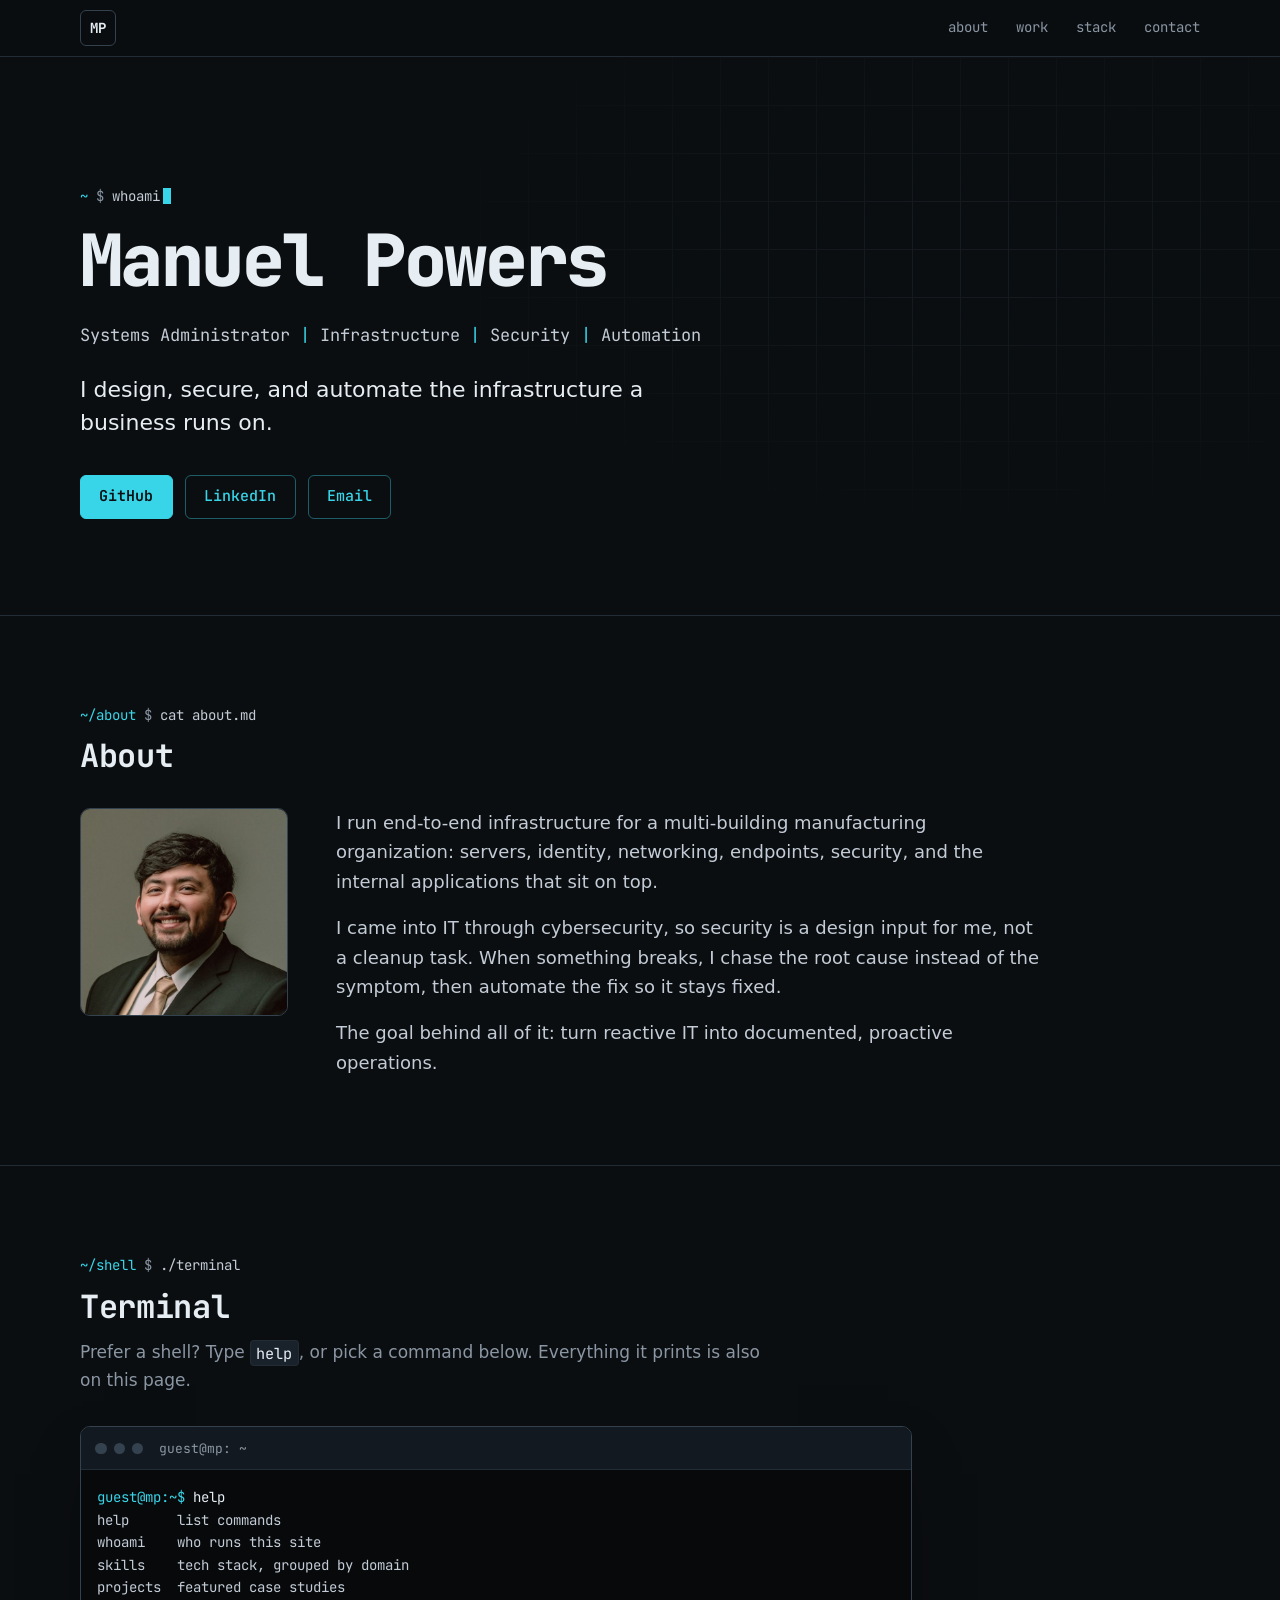
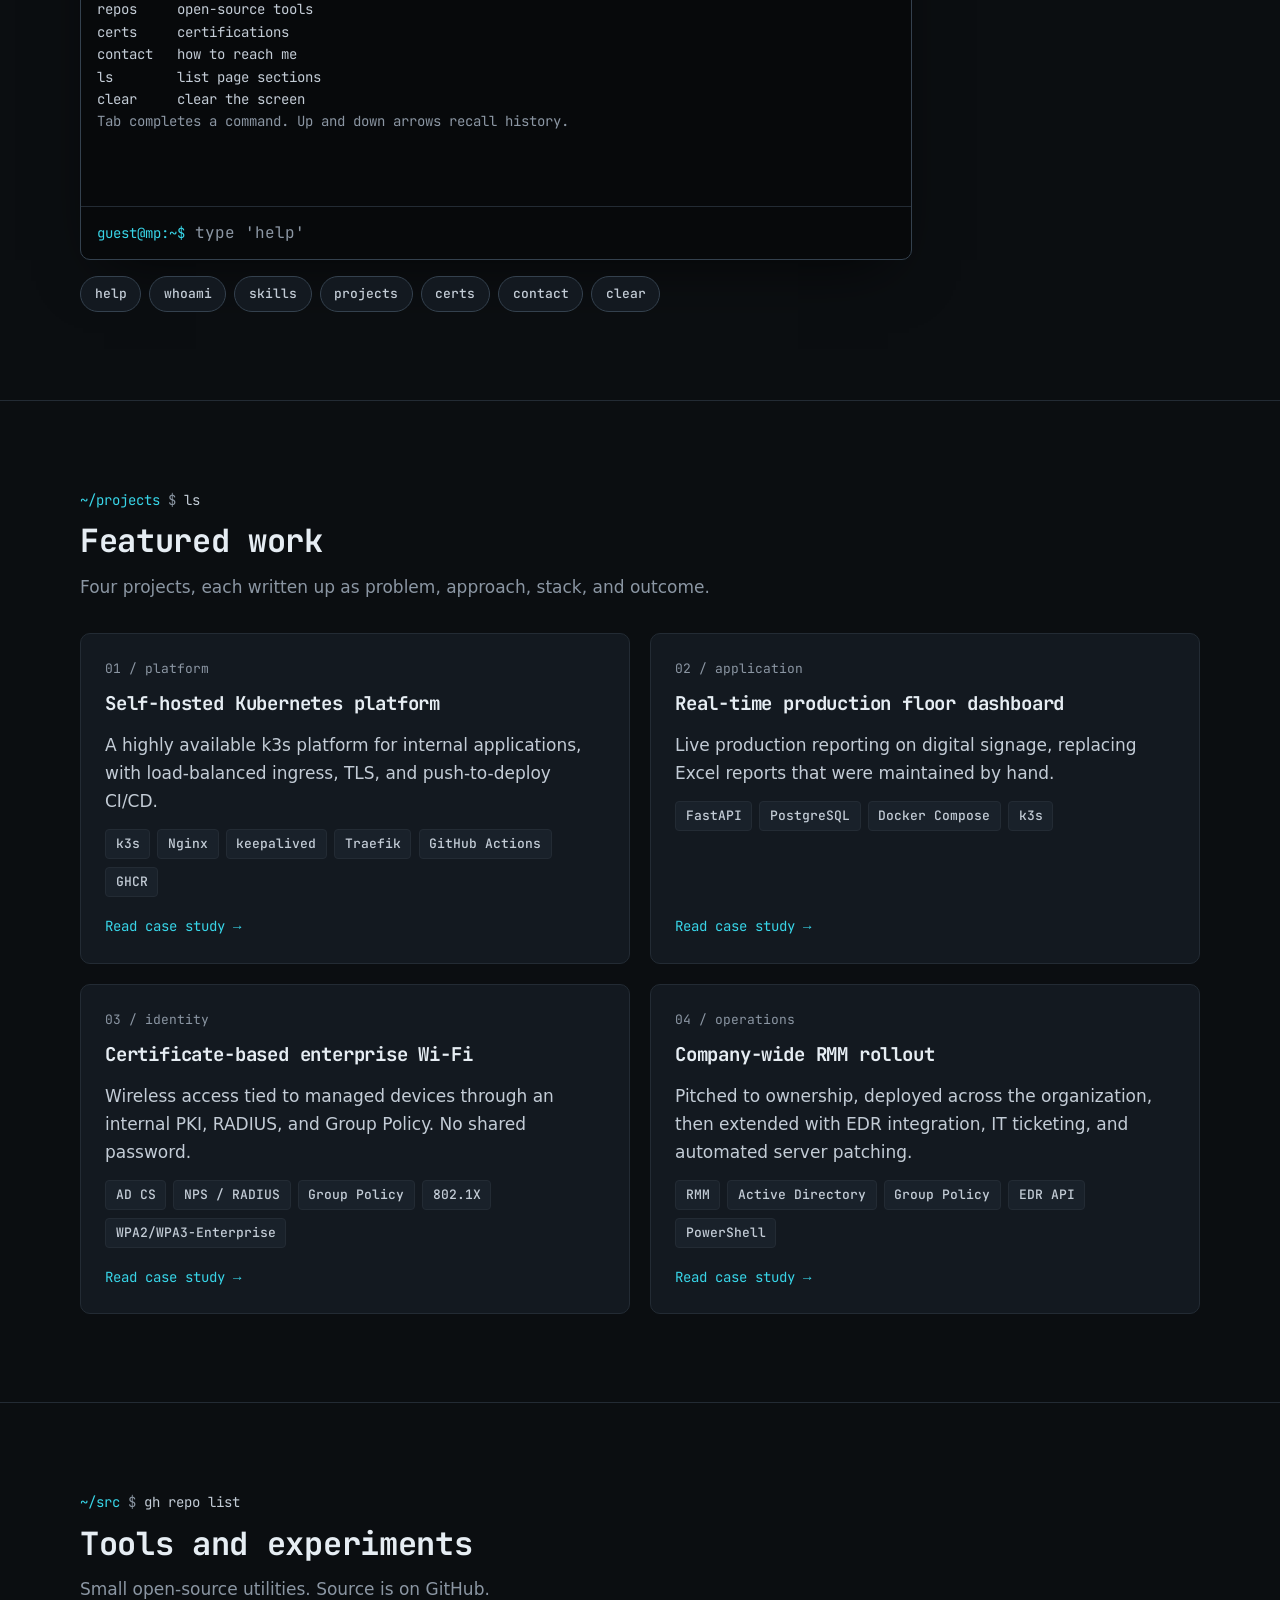
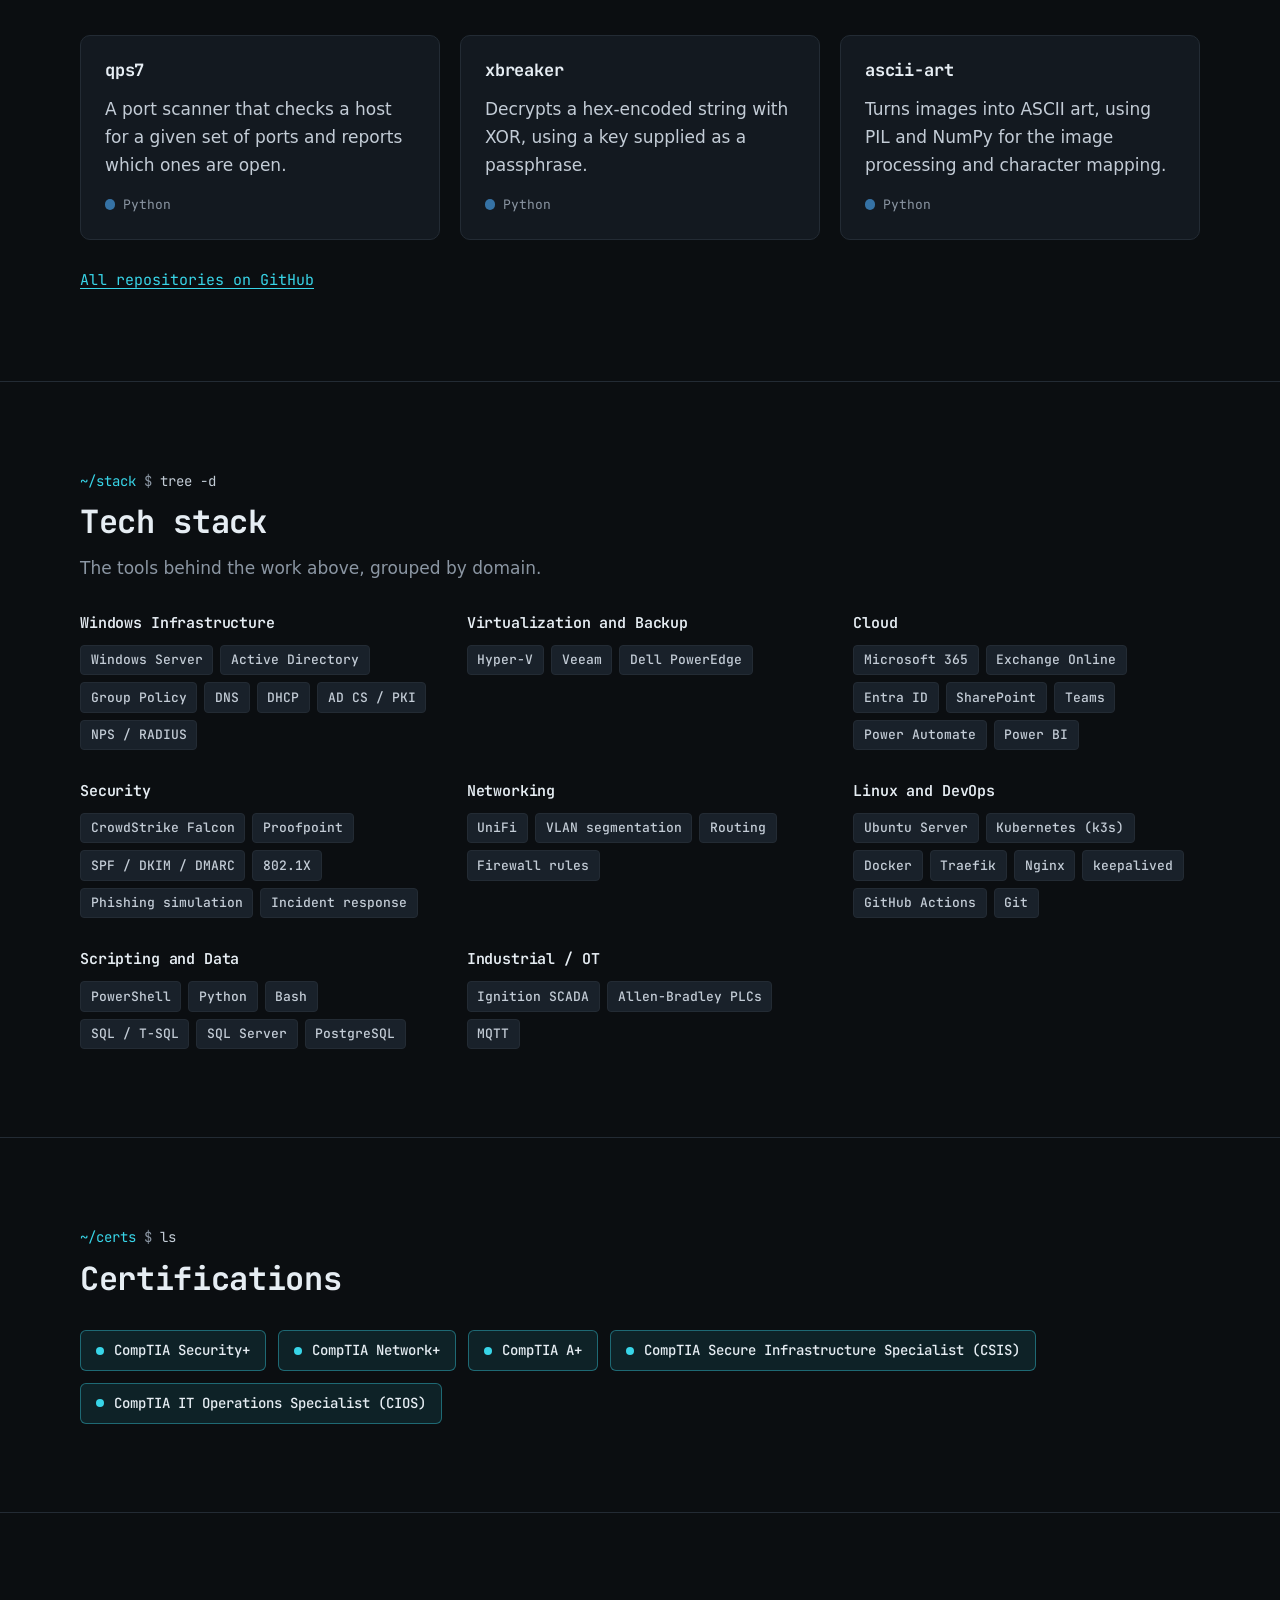
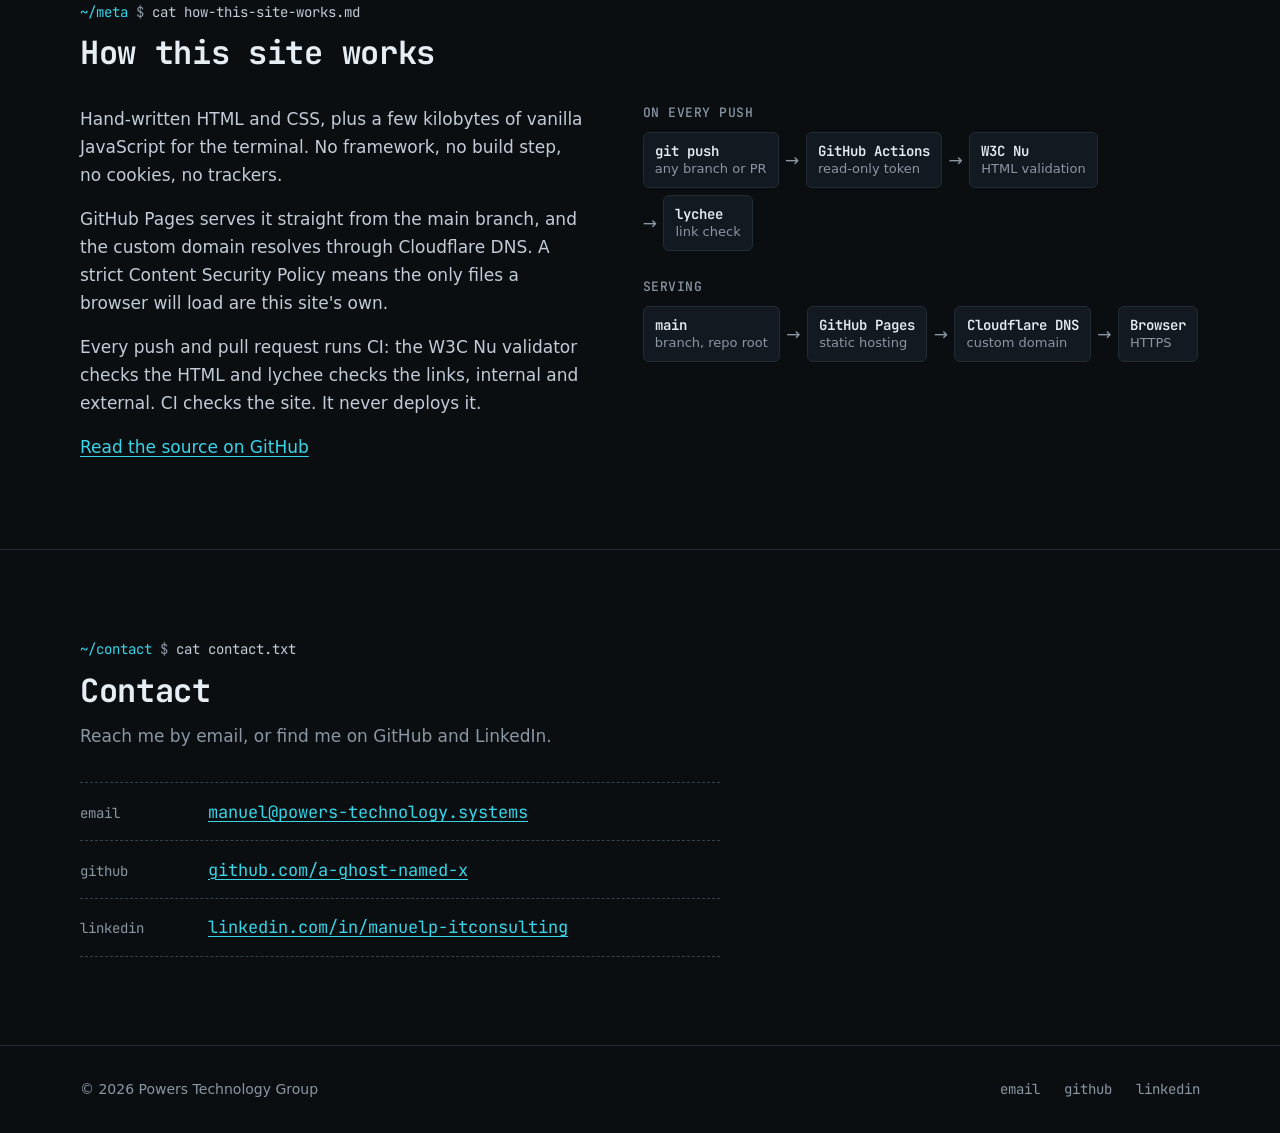
<file: index.html>
<!doctype html>
<html lang="en">
<head>
  <meta charset="utf-8">
  <meta name="viewport" content="width=device-width, initial-scale=1">
  <!-- Same-origin only: no inline scripts or styles, no third-party requests. -->
  <meta http-equiv="Content-Security-Policy" content="default-src 'none'; script-src 'self'; style-src 'self'; img-src 'self'; font-src 'self'; base-uri 'none'; form-action 'none'">
  <meta name="referrer" content="strict-origin-when-cross-origin">

  <title>Manuel Powers | Systems Administrator: Infrastructure, Security, Automation</title>
  <meta name="description" content="Manuel Powers, systems administrator. Case studies in self-hosted Kubernetes, certificate-based Wi-Fi, endpoint management, and automation for a multi-building manufacturing organization.">
  <link rel="canonical" href="https://powers-technology.systems/">
  <meta name="theme-color" content="#0b0e11">
  <meta name="color-scheme" content="dark">

  <!-- Social previews -->
  <meta property="og:type" content="website">
  <meta property="og:site_name" content="Manuel Powers">
  <meta property="og:title" content="Manuel Powers | Infrastructure, Security, Automation">
  <meta property="og:description" content="Systems administrator. I design, secure, and automate the infrastructure a business runs on.">
  <meta property="og:url" content="https://powers-technology.systems/">
  <meta property="og:image" content="https://powers-technology.systems/assets/img/og-card.png">
  <meta property="og:image:width" content="1200">
  <meta property="og:image:height" content="630">
  <meta property="og:image:alt" content="Manuel Powers: Systems Administrator, Infrastructure, Security, Automation">
  <meta name="twitter:card" content="summary_large_image">
  <meta name="twitter:title" content="Manuel Powers | Infrastructure, Security, Automation">
  <meta name="twitter:description" content="Systems administrator. I design, secure, and automate the infrastructure a business runs on.">
  <meta name="twitter:image" content="https://powers-technology.systems/assets/img/og-card.png">

  <link rel="icon" href="favicon.svg" type="image/svg+xml">
  <link rel="preload" href="assets/fonts/jetbrains-mono-latin-var.woff2" as="font" type="font/woff2" crossorigin>
  <link rel="stylesheet" href="assets/css/site.css">
  <script src="assets/js/terminal.js" defer></script>

  <!-- Structured data. A data block, not a script, so the CSP doesn't apply. -->
  <script type="application/ld+json">
  {
    "@context": "https://schema.org",
    "@type": "Person",
    "name": "Manuel Powers",
    "jobTitle": "Systems Administrator",
    "url": "https://powers-technology.systems/",
    "image": "https://powers-technology.systems/assets/img/headshot.jpg",
    "email": "mailto:manuel@powers-technology.systems",
    "sameAs": [
      "https://github.com/a-ghost-named-x",
      "https://www.linkedin.com/in/manuelp-itconsulting/"
    ]
  }
  </script>
</head>
<body id="top">
  <a class="skip-link" href="#main">Skip to content</a>

  <header class="site-header">
    <div class="wrap">
      <a class="brand" href="#top">MP<span class="visually-hidden">, Manuel Powers, back to top</span></a>
      <nav class="nav" aria-label="Primary">
        <ul>
          <li><a href="#about">about</a></li>
          <li><a href="#work">work</a></li>
          <li><a href="#stack">stack</a></li>
          <li><a href="#contact">contact</a></li>
        </ul>
      </nav>
    </div>
  </header>

  <main id="main">

    <!-- Hero ============================================================ -->
    <section class="hero" aria-labelledby="hero-name">
      <div class="wrap">
        <p class="prompt" aria-hidden="true"><span class="prompt-path">~</span> <span class="prompt-sym">$</span> whoami<span class="cursor"></span></p>
        <h1 id="hero-name">Manuel Powers</h1>
        <p class="tagline"><span>Systems Administrator</span> <span>Infrastructure</span> <span>Security</span> <span>Automation</span></p>
        <p class="hero-statement">I design, secure, and automate the infrastructure a business runs on.</p>
        <div class="actions">
          <a class="btn btn-primary" href="https://github.com/a-ghost-named-x">GitHub</a>
          <a class="btn" href="https://www.linkedin.com/in/manuelp-itconsulting/">LinkedIn</a>
          <a class="btn" href="mailto:manuel@powers-technology.systems">Email</a>
        </div>
      </div>
    </section>

    <!-- About =========================================================== -->
    <section class="section" id="about" aria-labelledby="about-title">
      <div class="wrap">
        <div class="section-head">
          <p class="prompt" aria-hidden="true"><span class="prompt-path">~/about</span> <span class="prompt-sym">$</span> cat about.md</p>
          <h2 id="about-title">About</h2>
        </div>
        <div class="about">
          <img class="headshot" src="assets/img/headshot.jpg" width="600" height="600" alt="Manuel Powers" decoding="async">
          <div class="about-text flow">
            <p>I run end-to-end infrastructure for a multi-building manufacturing organization: servers, identity, networking, endpoints, security, and the internal applications that sit on top.</p>
            <p>I came into IT through cybersecurity, so security is a design input for me, not a cleanup task. When something breaks, I chase the root cause instead of the symptom, then automate the fix so it stays fixed.</p>
            <p>The goal behind all of it: turn reactive IT into documented, proactive operations.</p>
          </div>
        </div>
      </div>
    </section>

    <!-- Terminal ========================================================
         Progressive enhancement: without JavaScript the frame still renders
         (no layout shift) with a note, and every answer is on the page. -->
    <section class="section" id="shell" aria-labelledby="shell-title">
      <div class="wrap">
        <div class="section-head">
          <p class="prompt" aria-hidden="true"><span class="prompt-path">~/shell</span> <span class="prompt-sym">$</span> ./terminal</p>
          <h2 id="shell-title">Terminal</h2>
          <p class="section-lede">Prefer a shell? Type <code>help</code>, or pick a command below. Everything it prints is also on this page.</p>
        </div>

        <div class="term">
          <div class="term-bar" aria-hidden="true">
            <span class="term-dot"></span><span class="term-dot"></span><span class="term-dot"></span>
            <span class="term-title">guest@mp: ~</span>
          </div>
          <div class="term-log" id="term-log" role="log" aria-label="Terminal output" tabindex="0">
            <p class="t-muted">This terminal needs JavaScript. Everything it can tell you is on this page.</p>
          </div>
          <form class="term-form" id="term-form">
            <span class="t-ps1" aria-hidden="true">guest@mp:~$</span>
            <input class="term-input" id="term-input" type="text" aria-label="Terminal command" autocomplete="off" autocapitalize="none" spellcheck="false" enterkeyhint="send" disabled>
          </form>
        </div>

        <ul class="term-chips" aria-label="Quick commands">
          <li><button class="chip" type="button" data-cmd="help" disabled>help</button></li>
          <li><button class="chip" type="button" data-cmd="whoami" disabled>whoami</button></li>
          <li><button class="chip" type="button" data-cmd="skills" disabled>skills</button></li>
          <li><button class="chip" type="button" data-cmd="projects" disabled>projects</button></li>
          <li><button class="chip" type="button" data-cmd="certs" disabled>certs</button></li>
          <li><button class="chip" type="button" data-cmd="contact" disabled>contact</button></li>
          <li><button class="chip" type="button" data-cmd="clear" disabled>clear</button></li>
        </ul>
      </div>
    </section>

    <!-- Featured work =================================================== -->
    <section class="section" id="work" aria-labelledby="work-title">
      <div class="wrap">
        <div class="section-head">
          <p class="prompt" aria-hidden="true"><span class="prompt-path">~/projects</span> <span class="prompt-sym">$</span> ls</p>
          <h2 id="work-title">Featured work</h2>
          <p class="section-lede">Four projects, each written up as problem, approach, stack, and outcome.</p>
        </div>

        <ul class="card-grid">
          <li>
            <article class="card">
              <p class="card-kicker">01 / platform</p>
              <h3><a href="work/k3s-platform.html">Self-hosted Kubernetes platform</a></h3>
              <p class="card-summary">A highly available k3s platform for internal applications, with load-balanced ingress, TLS, and push-to-deploy CI/CD.</p>
              <ul class="tags" aria-label="Stack">
                <li>k3s</li><li>Nginx</li><li>keepalived</li><li>Traefik</li><li>GitHub Actions</li><li>GHCR</li>
              </ul>
              <p class="card-more" aria-hidden="true">Read case study &rarr;</p>
            </article>
          </li>
          <li>
            <article class="card">
              <p class="card-kicker">02 / application</p>
              <h3><a href="work/production-dashboard.html">Real-time production floor dashboard</a></h3>
              <p class="card-summary">Live production reporting on digital signage, replacing Excel reports that were maintained by hand.</p>
              <ul class="tags" aria-label="Stack">
                <li>FastAPI</li><li>PostgreSQL</li><li>Docker Compose</li><li>k3s</li>
              </ul>
              <p class="card-more" aria-hidden="true">Read case study &rarr;</p>
            </article>
          </li>
          <li>
            <article class="card">
              <p class="card-kicker">03 / identity</p>
              <h3><a href="work/certificate-wifi.html">Certificate-based enterprise Wi-Fi</a></h3>
              <p class="card-summary">Wireless access tied to managed devices through an internal PKI, RADIUS, and Group Policy. No shared password.</p>
              <ul class="tags" aria-label="Stack">
                <li>AD CS</li><li>NPS / RADIUS</li><li>Group Policy</li><li>802.1X</li><li>WPA2/WPA3-Enterprise</li>
              </ul>
              <p class="card-more" aria-hidden="true">Read case study &rarr;</p>
            </article>
          </li>
          <li>
            <article class="card">
              <p class="card-kicker">04 / operations</p>
              <h3><a href="work/rmm-rollout.html">Company-wide RMM rollout</a></h3>
              <p class="card-summary">Pitched to ownership, deployed across the organization, then extended with EDR integration, IT ticketing, and automated server patching.</p>
              <ul class="tags" aria-label="Stack">
                <li>RMM</li><li>Active Directory</li><li>Group Policy</li><li>EDR API</li><li>PowerShell</li>
              </ul>
              <p class="card-more" aria-hidden="true">Read case study &rarr;</p>
            </article>
          </li>
        </ul>
      </div>
    </section>

    <!-- Open source =====================================================
         Static on purpose: no GitHub API calls at runtime. -->
    <section class="section" id="src" aria-labelledby="src-title">
      <div class="wrap">
        <div class="section-head">
          <p class="prompt" aria-hidden="true"><span class="prompt-path">~/src</span> <span class="prompt-sym">$</span> gh repo list</p>
          <h2 id="src-title">Tools and experiments</h2>
          <p class="section-lede">Small open-source utilities. Source is on GitHub.</p>
        </div>

        <ul class="repo-grid">
          <li>
            <article class="card repo">
              <h3><a href="https://github.com/a-ghost-named-x/qps7">qps7</a></h3>
              <p class="card-summary repo-desc">A port scanner that checks a host for a given set of ports and reports which ones are open.</p>
              <p class="repo-lang">Python</p>
            </article>
          </li>
          <li>
            <article class="card repo">
              <h3><a href="https://github.com/a-ghost-named-x/xbreaker">xbreaker</a></h3>
              <p class="card-summary repo-desc">Decrypts a hex-encoded string with XOR, using a key supplied as a passphrase.</p>
              <p class="repo-lang">Python</p>
            </article>
          </li>
          <li>
            <article class="card repo">
              <h3><a href="https://github.com/a-ghost-named-x/ascii-art">ascii-art</a></h3>
              <p class="card-summary repo-desc">Turns images into ASCII art, using PIL and NumPy for the image processing and character mapping.</p>
              <p class="repo-lang">Python</p>
            </article>
          </li>
        </ul>
        <p class="section-foot"><a href="https://github.com/a-ghost-named-x?tab=repositories">All repositories on GitHub</a></p>
      </div>
    </section>

    <!-- Tech stack ====================================================== -->
    <section class="section" id="stack" aria-labelledby="stack-title">
      <div class="wrap">
        <div class="section-head">
          <p class="prompt" aria-hidden="true"><span class="prompt-path">~/stack</span> <span class="prompt-sym">$</span> tree -d</p>
          <h2 id="stack-title">Tech stack</h2>
          <p class="section-lede">The tools behind the work above, grouped by domain.</p>
        </div>

        <div class="stack-grid">
          <div class="stack-group">
            <h3>Windows Infrastructure</h3>
            <ul class="tags">
              <li>Windows Server</li><li>Active Directory</li><li>Group Policy</li><li>DNS</li><li>DHCP</li><li>AD CS / PKI</li><li>NPS / RADIUS</li>
            </ul>
          </div>
          <div class="stack-group">
            <h3>Virtualization and Backup</h3>
            <ul class="tags">
              <li>Hyper-V</li><li>Veeam</li><li>Dell PowerEdge</li>
            </ul>
          </div>
          <div class="stack-group">
            <h3>Cloud</h3>
            <ul class="tags">
              <li>Microsoft 365</li><li>Exchange Online</li><li>Entra ID</li><li>SharePoint</li><li>Teams</li><li>Power Automate</li><li>Power BI</li>
            </ul>
          </div>
          <div class="stack-group">
            <h3>Security</h3>
            <ul class="tags">
              <li>CrowdStrike Falcon</li><li>Proofpoint</li><li>SPF / DKIM / DMARC</li><li>802.1X</li><li>Phishing simulation</li><li>Incident response</li>
            </ul>
          </div>
          <div class="stack-group">
            <h3>Networking</h3>
            <ul class="tags">
              <li>UniFi</li><li>VLAN segmentation</li><li>Routing</li><li>Firewall rules</li>
            </ul>
          </div>
          <div class="stack-group">
            <h3>Linux and DevOps</h3>
            <ul class="tags">
              <li>Ubuntu Server</li><li>Kubernetes (k3s)</li><li>Docker</li><li>Traefik</li><li>Nginx</li><li>keepalived</li><li>GitHub Actions</li><li>Git</li>
            </ul>
          </div>
          <div class="stack-group">
            <h3>Scripting and Data</h3>
            <ul class="tags">
              <li>PowerShell</li><li>Python</li><li>Bash</li><li>SQL / T-SQL</li><li>SQL Server</li><li>PostgreSQL</li>
            </ul>
          </div>
          <div class="stack-group">
            <h3>Industrial / OT</h3>
            <ul class="tags">
              <li>Ignition SCADA</li><li>Allen-Bradley PLCs</li><li>MQTT</li>
            </ul>
          </div>
        </div>
      </div>
    </section>

    <!-- Certifications ================================================== -->
    <section class="section" id="certs" aria-labelledby="certs-title">
      <div class="wrap">
        <div class="section-head">
          <p class="prompt" aria-hidden="true"><span class="prompt-path">~/certs</span> <span class="prompt-sym">$</span> ls</p>
          <h2 id="certs-title">Certifications</h2>
        </div>
        <ul class="cert-list">
          <li>CompTIA Security+</li>
          <li>CompTIA Network+</li>
          <li>CompTIA A+</li>
          <li>CompTIA Secure Infrastructure Specialist (CSIS)</li>
          <li>CompTIA IT Operations Specialist (CIOS)</li>
        </ul>
      </div>
    </section>

    <!-- How this site works ============================================= -->
    <section class="section" id="site" aria-labelledby="site-title">
      <div class="wrap">
        <div class="section-head">
          <p class="prompt" aria-hidden="true"><span class="prompt-path">~/meta</span> <span class="prompt-sym">$</span> cat how-this-site-works.md</p>
          <h2 id="site-title">How this site works</h2>
        </div>

        <div class="meta-grid">
          <div class="meta-text flow">
            <p>Hand-written HTML and CSS, plus a few kilobytes of vanilla JavaScript for the terminal. No framework, no build step, no cookies, no trackers.</p>
            <p>GitHub Pages serves it straight from the main branch, and the custom domain resolves through Cloudflare DNS. A strict Content Security Policy means the only files a browser will load are this site's own.</p>
            <p>Every push and pull request runs CI: the W3C Nu validator checks the HTML and lychee checks the links, internal and external. CI checks the site. It never deploys it.</p>
            <p><a href="https://github.com/a-ghost-named-x/a-ghost-named-x.github.io">Read the source on GitHub</a></p>
          </div>

          <div>
            <div class="pipeline-block">
              <h3>On every push</h3>
              <ol class="pipeline">
                <li><span class="step"><span class="step-name">git push</span><span class="step-note">any branch or PR</span></span></li>
                <li><span class="step"><span class="step-name">GitHub Actions</span><span class="step-note">read-only token</span></span></li>
                <li><span class="step"><span class="step-name">W3C Nu</span><span class="step-note">HTML validation</span></span></li>
                <li><span class="step"><span class="step-name">lychee</span><span class="step-note">link check</span></span></li>
              </ol>
            </div>
            <div class="pipeline-block">
              <h3>Serving</h3>
              <ol class="pipeline">
                <li><span class="step"><span class="step-name">main</span><span class="step-note">branch, repo root</span></span></li>
                <li><span class="step"><span class="step-name">GitHub Pages</span><span class="step-note">static hosting</span></span></li>
                <li><span class="step"><span class="step-name">Cloudflare DNS</span><span class="step-note">custom domain</span></span></li>
                <li><span class="step"><span class="step-name">Browser</span><span class="step-note">HTTPS</span></span></li>
              </ol>
            </div>
          </div>
        </div>
      </div>
    </section>

    <!-- Contact ========================================================= -->
    <section class="section" id="contact" aria-labelledby="contact-title">
      <div class="wrap">
        <div class="section-head">
          <p class="prompt" aria-hidden="true"><span class="prompt-path">~/contact</span> <span class="prompt-sym">$</span> cat contact.txt</p>
          <h2 id="contact-title">Contact</h2>
          <p class="section-lede">Reach me by email, or find me on GitHub and LinkedIn.</p>
        </div>
        <dl class="contact-list">
          <div>
            <dt>email</dt>
            <dd><a href="mailto:manuel@powers-technology.systems">manuel@powers-technology.systems</a></dd>
          </div>
          <div>
            <dt>github</dt>
            <dd><a href="https://github.com/a-ghost-named-x">github.com/a-ghost-named-x</a></dd>
          </div>
          <div>
            <dt>linkedin</dt>
            <dd><a href="https://www.linkedin.com/in/manuelp-itconsulting/">linkedin.com/in/manuelp-itconsulting</a></dd>
          </div>
        </dl>
      </div>
    </section>

  </main>

  <footer class="site-footer">
    <div class="wrap">
      <p>&copy; 2026 Powers Technology Group</p>
      <ul class="footer-links">
        <li><a href="mailto:manuel@powers-technology.systems">email</a></li>
        <li><a href="https://github.com/a-ghost-named-x">github</a></li>
        <li><a href="https://www.linkedin.com/in/manuelp-itconsulting/">linkedin</a></li>
      </ul>
    </div>
  </footer>
</body>
</html>
</file>
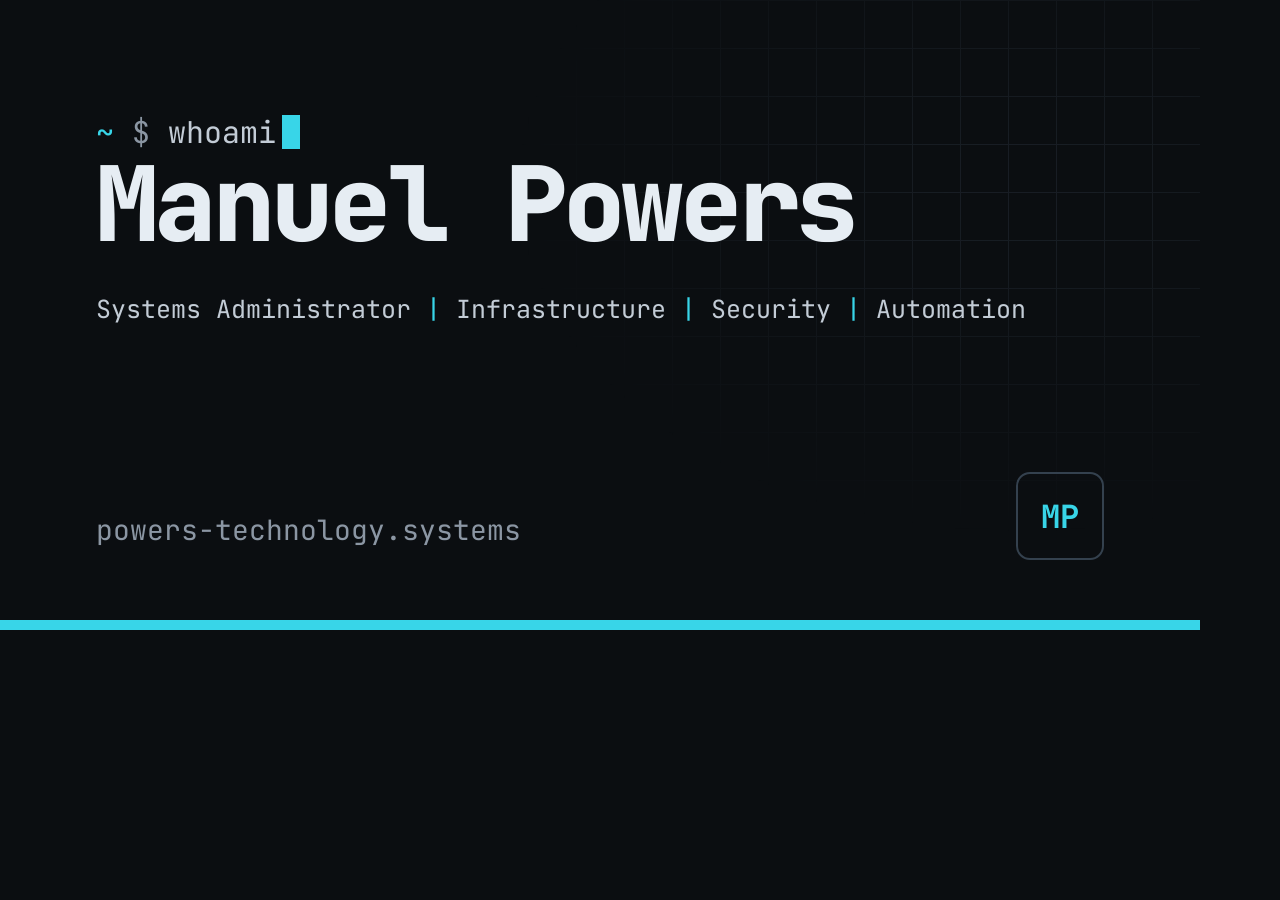
<file: tools/og-card.html>
<!doctype html>
<html lang="en">
<head>
  <meta charset="utf-8">
  <meta name="viewport" content="width=1200">
  <meta http-equiv="Content-Security-Policy" content="default-src 'none'; style-src 'self'; font-src 'self'; base-uri 'none'; form-action 'none'">
  <meta name="robots" content="noindex">
  <title>Social card source</title>
  <!--
    Source for assets/img/og-card.png (1200x630). Regenerate after editing:
    see "Regenerate the social preview" in README.md.
  -->
  <link rel="stylesheet" href="og-card.css">
</head>
<body>
  <main class="card">
    <p class="prompt"><span class="path">~</span> <span class="sym">$</span> whoami<span class="cursor"></span></p>
    <h1>Manuel Powers</h1>
    <p class="tagline"><span>Systems Administrator</span> <span>Infrastructure</span> <span>Security</span> <span>Automation</span></p>
    <p class="domain">powers-technology.systems</p>
    <p class="mark" aria-hidden="true">MP</p>
  </main>
</body>
</html>
</file>
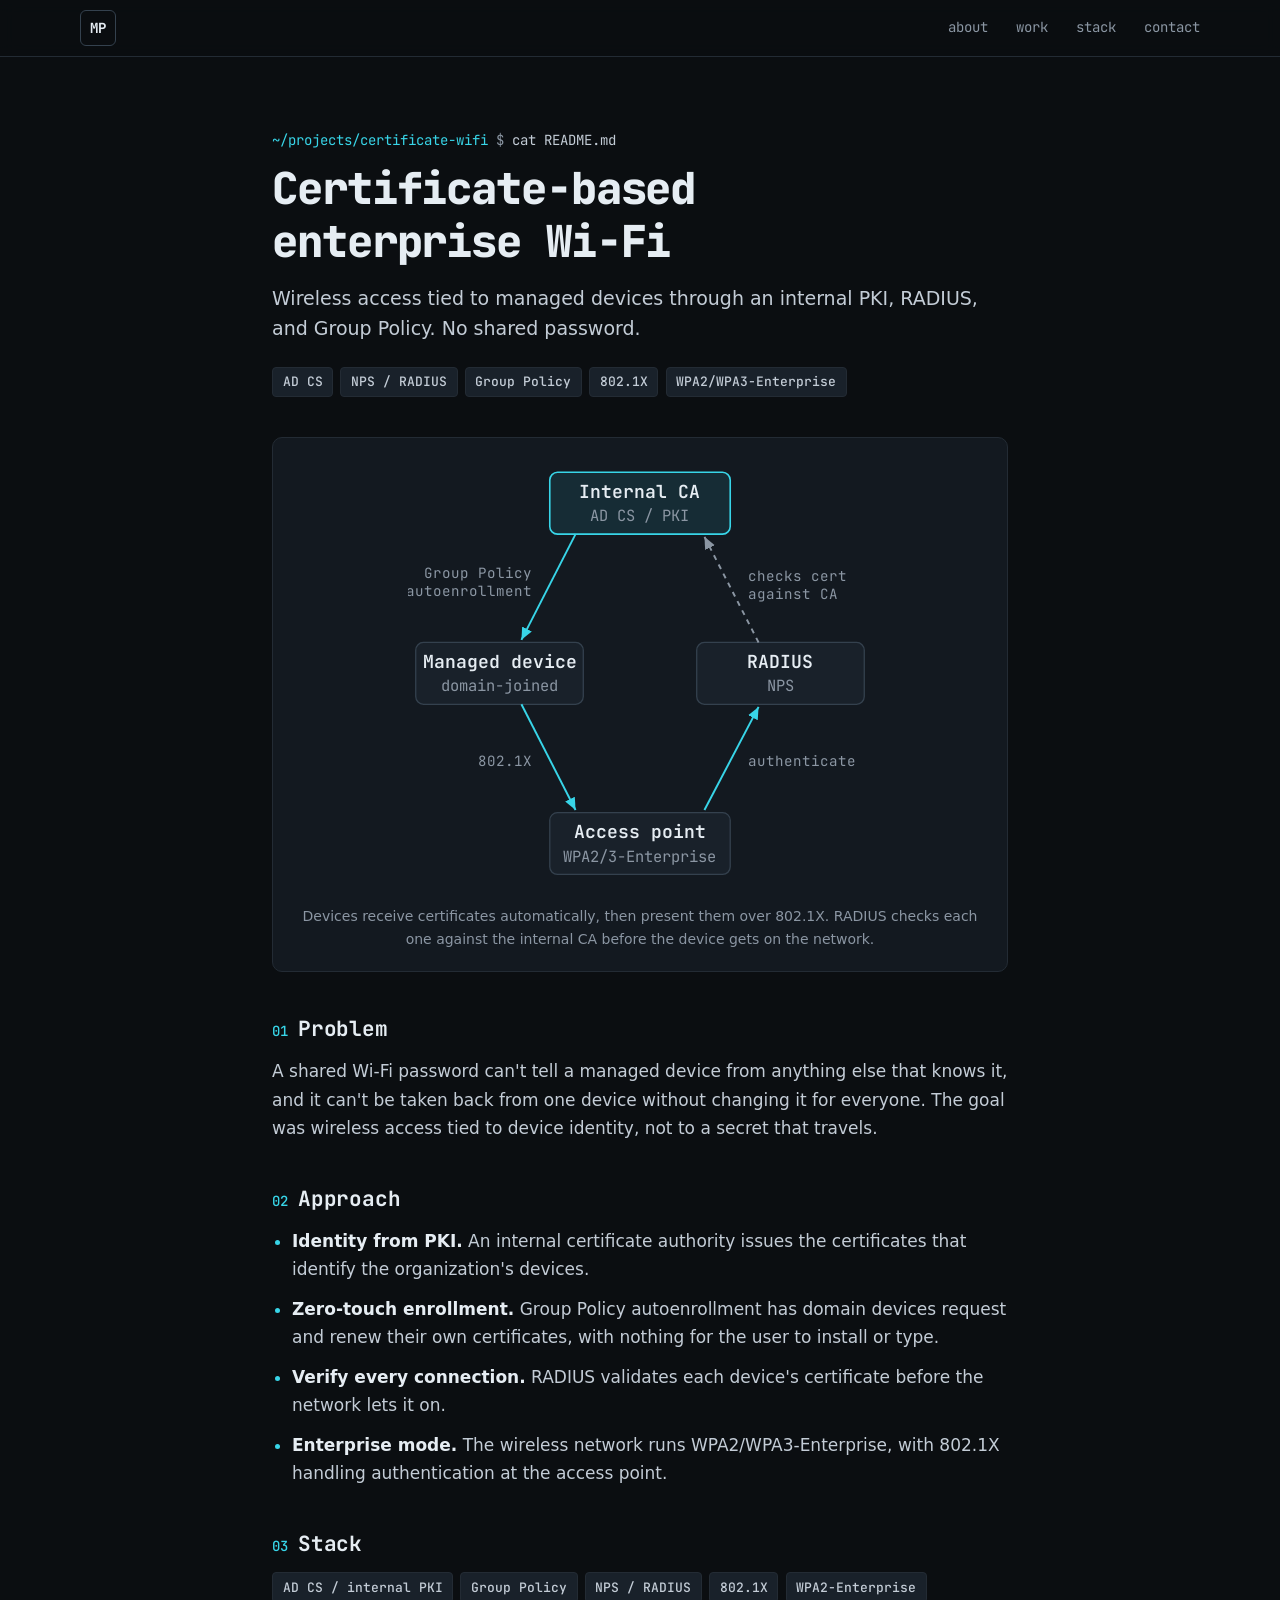
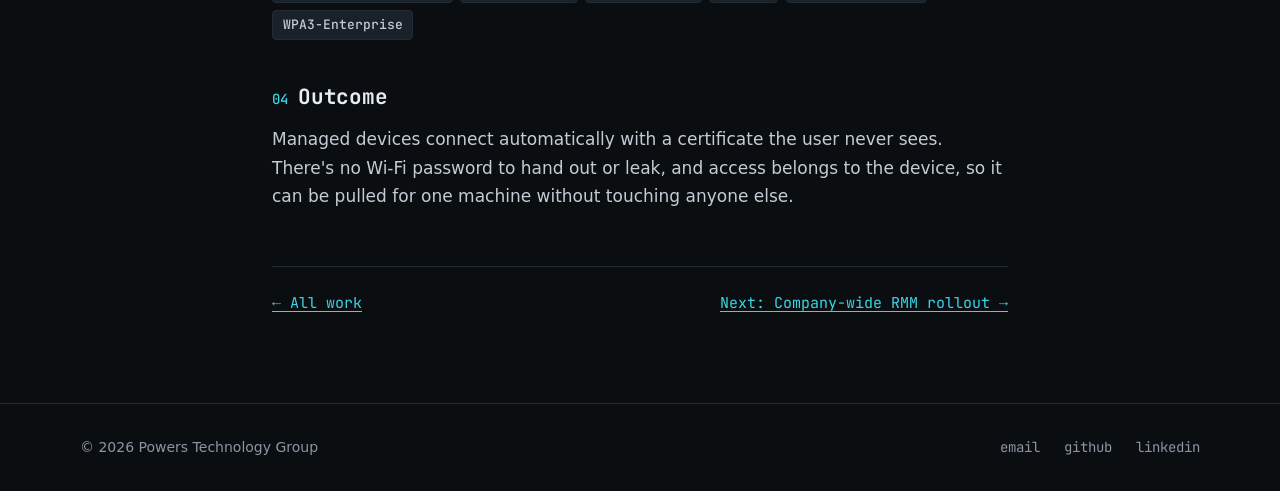
<file: work/certificate-wifi.html>
<!doctype html>
<html lang="en">
<head>
  <meta charset="utf-8">
  <meta name="viewport" content="width=device-width, initial-scale=1">
  <meta http-equiv="Content-Security-Policy" content="default-src 'none'; script-src 'self'; style-src 'self'; img-src 'self'; font-src 'self'; base-uri 'none'; form-action 'none'">
  <meta name="referrer" content="strict-origin-when-cross-origin">

  <title>Certificate-based enterprise Wi-Fi | Manuel Powers</title>
  <meta name="description" content="Case study: wireless access tied to managed devices through an internal PKI, RADIUS, Group Policy certificate autoenrollment, and WPA2/WPA3-Enterprise.">
  <link rel="canonical" href="https://powers-technology.systems/work/certificate-wifi.html">
  <meta name="theme-color" content="#0b0e11">
  <meta name="color-scheme" content="dark">

  <meta property="og:type" content="article">
  <meta property="og:site_name" content="Manuel Powers">
  <meta property="og:title" content="Certificate-based enterprise Wi-Fi">
  <meta property="og:description" content="Wireless access tied to managed devices through an internal PKI, RADIUS, and Group Policy. No shared password.">
  <meta property="og:url" content="https://powers-technology.systems/work/certificate-wifi.html">
  <meta property="og:image" content="https://powers-technology.systems/assets/img/og-card.png">
  <meta property="og:image:width" content="1200">
  <meta property="og:image:height" content="630">
  <meta property="og:image:alt" content="Manuel Powers: Systems Administrator, Infrastructure, Security, Automation">
  <meta name="twitter:card" content="summary_large_image">

  <link rel="icon" href="../favicon.svg" type="image/svg+xml">
  <link rel="preload" href="../assets/fonts/jetbrains-mono-latin-var.woff2" as="font" type="font/woff2" crossorigin>
  <link rel="stylesheet" href="../assets/css/site.css">
</head>
<body>
  <a class="skip-link" href="#main">Skip to content</a>

  <header class="site-header">
    <div class="wrap">
      <a class="brand" href="../">MP<span class="visually-hidden">, Manuel Powers, home</span></a>
      <nav class="nav" aria-label="Primary">
        <ul>
          <li><a href="../#about">about</a></li>
          <li><a href="../#work">work</a></li>
          <li><a href="../#stack">stack</a></li>
          <li><a href="../#contact">contact</a></li>
        </ul>
      </nav>
    </div>
  </header>

  <main id="main">
    <article class="wrap case">
      <p class="prompt" aria-hidden="true"><span class="prompt-path">~/projects/certificate-wifi</span> <span class="prompt-sym">$</span> cat README.md</p>
      <h1>Certificate-based enterprise Wi-Fi</h1>
      <p class="lede">Wireless access tied to managed devices through an internal PKI, RADIUS, and Group Policy. No shared password.</p>
      <ul class="tags" aria-label="Stack">
        <li>AD CS</li><li>NPS / RADIUS</li><li>Group Policy</li><li>802.1X</li><li>WPA2/WPA3-Enterprise</li>
      </ul>

      <figure class="figure">
        <svg class="dg" viewBox="0 0 360 328" role="img" aria-labelledby="dg-title dg-desc">
          <title id="dg-title">Certificate-based Wi-Fi authentication flow</title>
          <desc id="dg-desc">The internal certificate authority issues certificates to managed, domain-joined devices through Group Policy autoenrollment. A device presents its certificate to the access point over 802.1X. The access point sends the request to the RADIUS server, which checks the certificate against the internal CA before access is granted.</desc>
          <defs>
            <marker id="arrow" viewBox="0 0 10 10" refX="9" refY="5" markerWidth="7" markerHeight="7" orient="auto">
              <path class="dg-arrowhead" d="M0 1 L9 5 L0 9 z"/>
            </marker>
            <marker id="arrow-accent" viewBox="0 0 10 10" refX="9" refY="5" markerWidth="7" markerHeight="7" orient="auto">
              <path class="dg-arrowhead-accent" d="M0 1 L9 5 L0 9 z"/>
            </marker>
          </defs>

          <!-- Certificate authority -->
          <rect class="dg-node-accent" x="110" y="8" width="140" height="48" rx="6"/>
          <text class="dg-label" x="180" y="28" text-anchor="middle">Internal CA</text>
          <text class="dg-sub" x="180" y="46" text-anchor="middle">AD CS / PKI</text>

          <!-- CA to device: autoenrollment -->
          <line class="dg-line dg-line-accent" x1="130" y1="56" x2="88" y2="138" marker-end="url(#arrow-accent)"/>
          <text class="dg-edge" x="96" y="90" text-anchor="end">Group Policy</text>
          <text class="dg-edge" x="96" y="104" text-anchor="end">autoenrollment</text>

          <!-- Managed device -->
          <rect class="dg-node" x="6" y="140" width="130" height="48" rx="6"/>
          <text class="dg-label" x="71" y="160" text-anchor="middle">Managed device</text>
          <text class="dg-sub" x="71" y="178" text-anchor="middle">domain-joined</text>

          <!-- RADIUS -->
          <rect class="dg-node" x="224" y="140" width="130" height="48" rx="6"/>
          <text class="dg-label" x="289" y="160" text-anchor="middle">RADIUS</text>
          <text class="dg-sub" x="289" y="178" text-anchor="middle">NPS</text>

          <!-- RADIUS trusts the CA -->
          <line class="dg-line dg-dash" x1="272" y1="140" x2="230" y2="58" marker-end="url(#arrow)"/>
          <text class="dg-edge" x="264" y="92">checks cert</text>
          <text class="dg-edge" x="264" y="106">against CA</text>

          <!-- Device to access point -->
          <line class="dg-line dg-line-accent" x1="88" y1="188" x2="130" y2="270" marker-end="url(#arrow-accent)"/>
          <text class="dg-edge" x="96" y="236" text-anchor="end">802.1X</text>

          <!-- Access point to RADIUS -->
          <line class="dg-line dg-line-accent" x1="230" y1="270" x2="272" y2="190" marker-end="url(#arrow-accent)"/>
          <text class="dg-edge" x="264" y="236">authenticate</text>

          <!-- Access point -->
          <rect class="dg-node" x="110" y="272" width="140" height="48" rx="6"/>
          <text class="dg-label" x="180" y="292" text-anchor="middle">Access point</text>
          <text class="dg-sub" x="180" y="310" text-anchor="middle">WPA2/3-Enterprise</text>
        </svg>
        <figcaption>Devices receive certificates automatically, then present them over 802.1X. RADIUS checks each one against the internal CA before the device gets on the network.</figcaption>
      </figure>

      <section class="case-section" aria-labelledby="problem">
        <h2 id="problem"><span class="num" aria-hidden="true">01</span>Problem</h2>
        <div class="flow">
          <p>A shared Wi-Fi password can't tell a managed device from anything else that knows it, and it can't be taken back from one device without changing it for everyone. The goal was wireless access tied to device identity, not to a secret that travels.</p>
        </div>
      </section>

      <section class="case-section" aria-labelledby="approach">
        <h2 id="approach"><span class="num" aria-hidden="true">02</span>Approach</h2>
        <ul class="points">
          <li><strong>Identity from PKI.</strong> An internal certificate authority issues the certificates that identify the organization's devices.</li>
          <li><strong>Zero-touch enrollment.</strong> Group Policy autoenrollment has domain devices request and renew their own certificates, with nothing for the user to install or type.</li>
          <li><strong>Verify every connection.</strong> RADIUS validates each device's certificate before the network lets it on.</li>
          <li><strong>Enterprise mode.</strong> The wireless network runs WPA2/WPA3-Enterprise, with 802.1X handling authentication at the access point.</li>
        </ul>
      </section>

      <section class="case-section" aria-labelledby="stack">
        <h2 id="stack"><span class="num" aria-hidden="true">03</span>Stack</h2>
        <ul class="tags">
          <li>AD CS / internal PKI</li><li>Group Policy</li><li>NPS / RADIUS</li><li>802.1X</li><li>WPA2-Enterprise</li><li>WPA3-Enterprise</li>
        </ul>
      </section>

      <section class="case-section" aria-labelledby="outcome">
        <h2 id="outcome"><span class="num" aria-hidden="true">04</span>Outcome</h2>
        <div class="flow">
          <p>Managed devices connect automatically with a certificate the user never sees. There's no Wi-Fi password to hand out or leak, and access belongs to the device, so it can be pulled for one machine without touching anyone else.</p>
        </div>
      </section>

      <nav class="case-nav" aria-label="Case studies">
        <a href="../#work">&larr; All work</a>
        <a href="rmm-rollout.html">Next: Company-wide RMM rollout &rarr;</a>
      </nav>
    </article>
  </main>

  <footer class="site-footer">
    <div class="wrap">
      <p>&copy; 2026 Powers Technology Group</p>
      <ul class="footer-links">
        <li><a href="mailto:manuel@powers-technology.systems">email</a></li>
        <li><a href="https://github.com/a-ghost-named-x">github</a></li>
        <li><a href="https://www.linkedin.com/in/manuelp-itconsulting/">linkedin</a></li>
      </ul>
    </div>
  </footer>
</body>
</html>
</file>
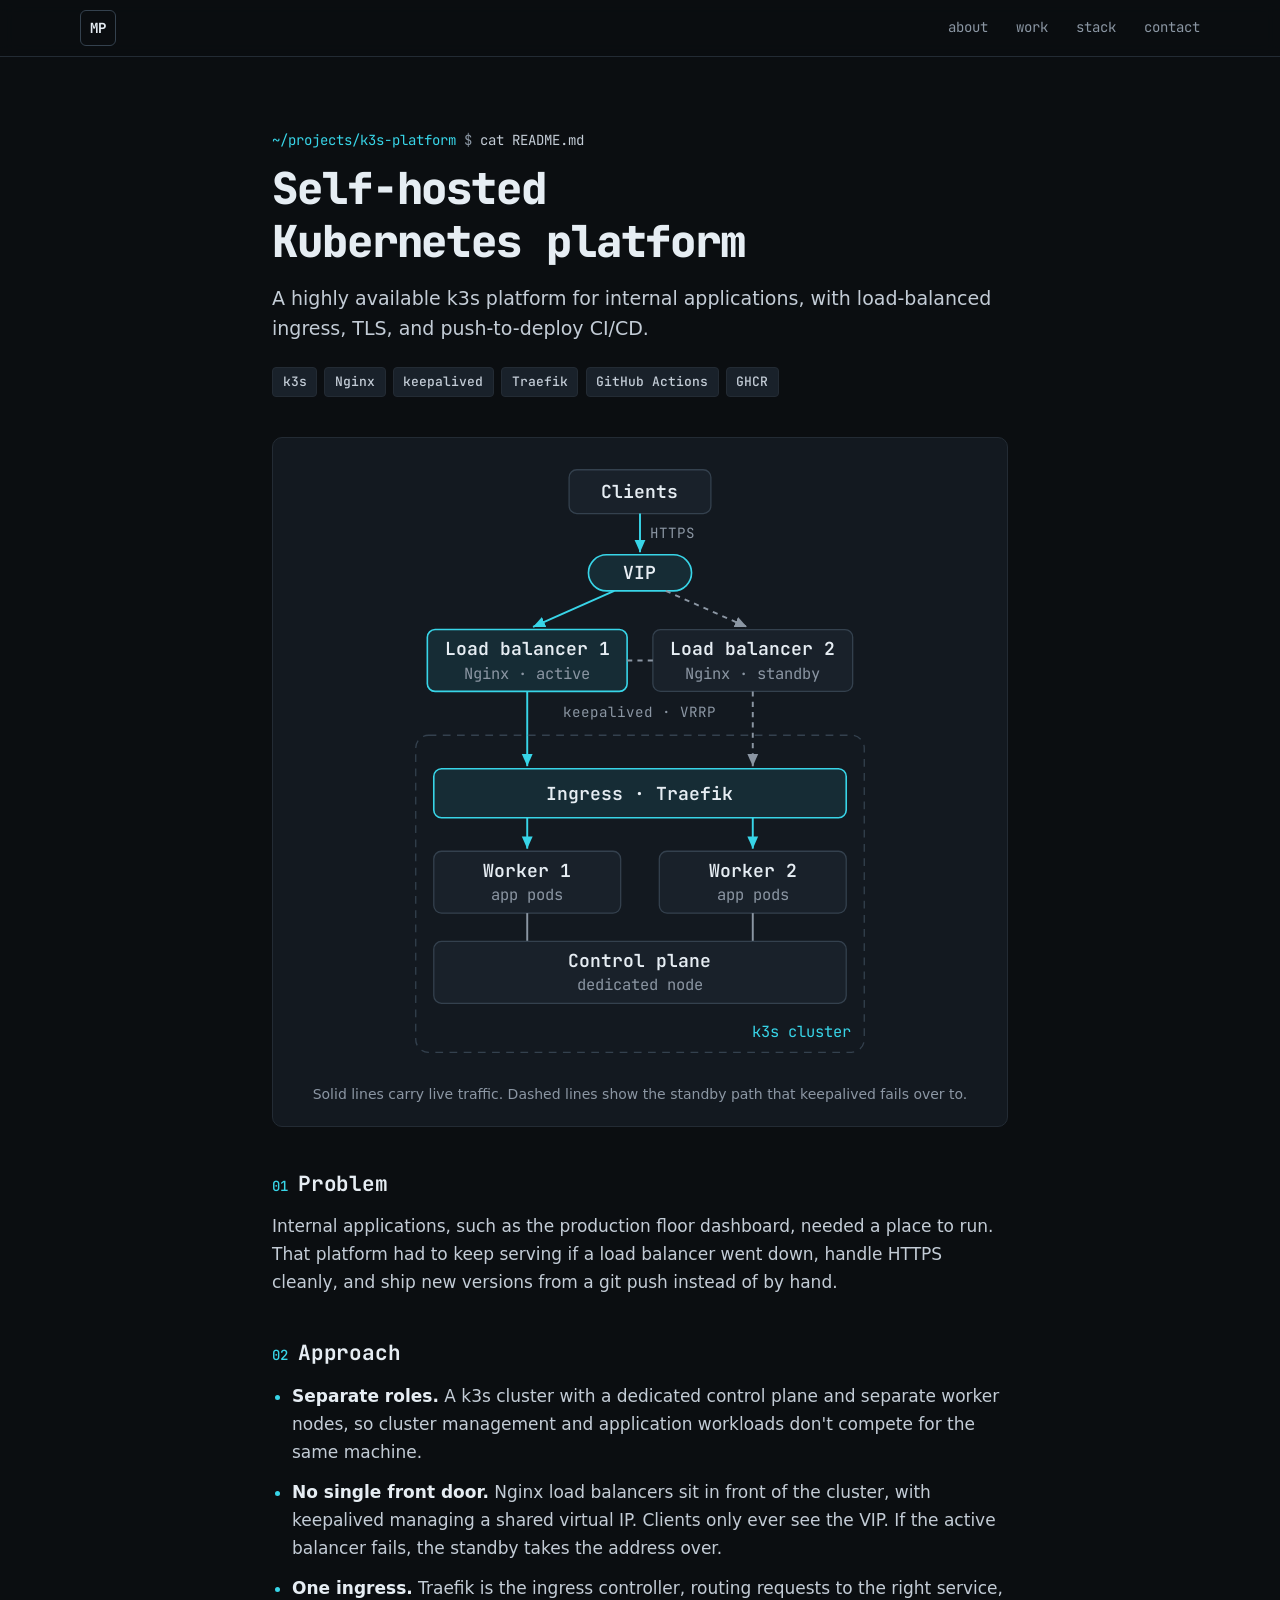
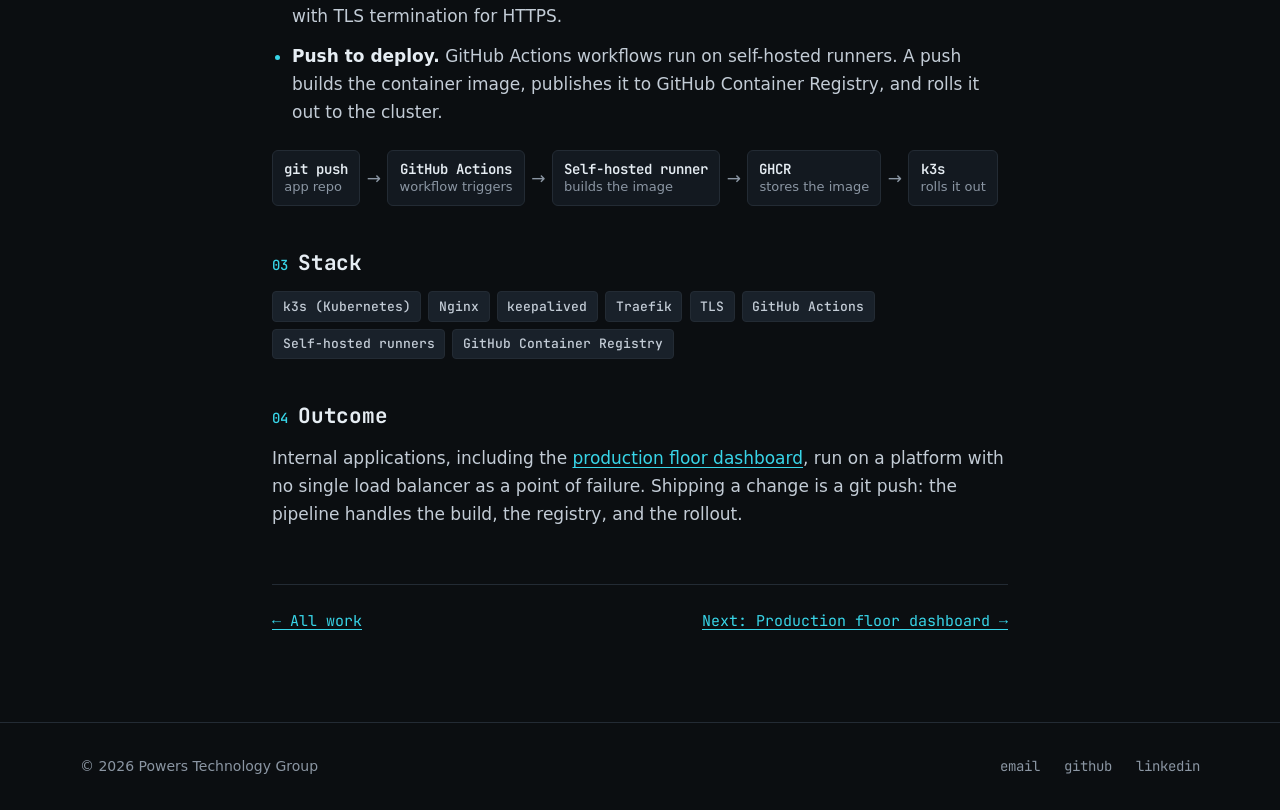
<file: work/k3s-platform.html>
<!doctype html>
<html lang="en">
<head>
  <meta charset="utf-8">
  <meta name="viewport" content="width=device-width, initial-scale=1">
  <meta http-equiv="Content-Security-Policy" content="default-src 'none'; script-src 'self'; style-src 'self'; img-src 'self'; font-src 'self'; base-uri 'none'; form-action 'none'">
  <meta name="referrer" content="strict-origin-when-cross-origin">

  <title>Self-hosted Kubernetes platform | Manuel Powers</title>
  <meta name="description" content="Case study: a highly available k3s platform with Nginx and keepalived load balancers on a virtual IP, Traefik ingress, TLS, and GitHub Actions CI/CD through self-hosted runners.">
  <link rel="canonical" href="https://powers-technology.systems/work/k3s-platform.html">
  <meta name="theme-color" content="#0b0e11">
  <meta name="color-scheme" content="dark">

  <meta property="og:type" content="article">
  <meta property="og:site_name" content="Manuel Powers">
  <meta property="og:title" content="Self-hosted Kubernetes platform">
  <meta property="og:description" content="A highly available k3s platform for internal applications, with load-balanced ingress, TLS, and push-to-deploy CI/CD.">
  <meta property="og:url" content="https://powers-technology.systems/work/k3s-platform.html">
  <meta property="og:image" content="https://powers-technology.systems/assets/img/og-card.png">
  <meta property="og:image:width" content="1200">
  <meta property="og:image:height" content="630">
  <meta property="og:image:alt" content="Manuel Powers: Systems Administrator, Infrastructure, Security, Automation">
  <meta name="twitter:card" content="summary_large_image">

  <link rel="icon" href="../favicon.svg" type="image/svg+xml">
  <link rel="preload" href="../assets/fonts/jetbrains-mono-latin-var.woff2" as="font" type="font/woff2" crossorigin>
  <link rel="stylesheet" href="../assets/css/site.css">
</head>
<body>
  <a class="skip-link" href="#main">Skip to content</a>

  <header class="site-header">
    <div class="wrap">
      <a class="brand" href="../">MP<span class="visually-hidden">, Manuel Powers, home</span></a>
      <nav class="nav" aria-label="Primary">
        <ul>
          <li><a href="../#about">about</a></li>
          <li><a href="../#work">work</a></li>
          <li><a href="../#stack">stack</a></li>
          <li><a href="../#contact">contact</a></li>
        </ul>
      </nav>
    </div>
  </header>

  <main id="main">
    <article class="wrap case">
      <p class="prompt" aria-hidden="true"><span class="prompt-path">~/projects/k3s-platform</span> <span class="prompt-sym">$</span> cat README.md</p>
      <h1>Self-hosted Kubernetes platform</h1>
      <p class="lede">A highly available k3s platform for internal applications, with load-balanced ingress, TLS, and push-to-deploy CI/CD.</p>
      <ul class="tags" aria-label="Stack">
        <li>k3s</li><li>Nginx</li><li>keepalived</li><li>Traefik</li><li>GitHub Actions</li><li>GHCR</li>
      </ul>

      <figure class="figure">
        <svg class="dg" viewBox="0 0 360 466" role="img" aria-labelledby="dg-title dg-desc">
          <title id="dg-title">Traffic path through the k3s platform</title>
          <desc id="dg-desc">Clients connect over HTTPS to a virtual IP. Two Nginx load balancers share the virtual IP through keepalived, one active and one on standby. The active balancer forwards traffic to the Traefik ingress inside the k3s cluster, which routes it to application pods on the worker nodes. A dedicated control plane node manages the workers.</desc>
          <defs>
            <marker id="arrow" viewBox="0 0 10 10" refX="9" refY="5" markerWidth="7" markerHeight="7" orient="auto">
              <path class="dg-arrowhead" d="M0 1 L9 5 L0 9 z"/>
            </marker>
            <marker id="arrow-accent" viewBox="0 0 10 10" refX="9" refY="5" markerWidth="7" markerHeight="7" orient="auto">
              <path class="dg-arrowhead-accent" d="M0 1 L9 5 L0 9 z"/>
            </marker>
          </defs>

          <!-- Clients to VIP -->
          <rect class="dg-node" x="125" y="6" width="110" height="34" rx="6"/>
          <text class="dg-label" x="180" y="28" text-anchor="middle">Clients</text>
          <line class="dg-line dg-line-accent" x1="180" y1="40" x2="180" y2="70" marker-end="url(#arrow-accent)"/>
          <text class="dg-edge" x="188" y="59">HTTPS</text>

          <rect class="dg-node-accent" x="140" y="72" width="80" height="28" rx="14"/>
          <text class="dg-label" x="180" y="91" text-anchor="middle">VIP</text>

          <!-- Load balancer pair -->
          <line class="dg-line dg-line-accent" x1="160" y1="100" x2="97" y2="128" marker-end="url(#arrow-accent)"/>
          <line class="dg-line dg-dash" x1="200" y1="100" x2="263" y2="128" marker-end="url(#arrow)"/>

          <rect class="dg-node-accent" x="15" y="130" width="155" height="48" rx="6"/>
          <text class="dg-label" x="92.5" y="150" text-anchor="middle">Load balancer 1</text>
          <text class="dg-sub" x="92.5" y="168" text-anchor="middle">Nginx · active</text>

          <rect class="dg-node" x="190" y="130" width="155" height="48" rx="6"/>
          <text class="dg-label" x="267.5" y="150" text-anchor="middle">Load balancer 2</text>
          <text class="dg-sub" x="267.5" y="168" text-anchor="middle">Nginx · standby</text>

          <line class="dg-line dg-dash" x1="170" y1="154" x2="190" y2="154"/>
          <text class="dg-edge" x="180" y="198" text-anchor="middle">keepalived · VRRP</text>

          <line class="dg-line dg-line-accent" x1="92.5" y1="178" x2="92.5" y2="236" marker-end="url(#arrow-accent)"/>
          <line class="dg-line dg-dash" x1="267.5" y1="178" x2="267.5" y2="236" marker-end="url(#arrow)"/>

          <!-- Cluster -->
          <rect class="dg-group" x="6" y="212" width="348" height="246" rx="10"/>
          <text class="dg-group-label" x="344" y="446" text-anchor="end">k3s cluster</text>

          <rect class="dg-node-accent" x="20" y="238" width="320" height="38" rx="6"/>
          <text class="dg-label" x="180" y="262" text-anchor="middle">Ingress · Traefik</text>

          <line class="dg-line dg-line-accent" x1="92.5" y1="276" x2="92.5" y2="300" marker-end="url(#arrow-accent)"/>
          <line class="dg-line dg-line-accent" x1="267.5" y1="276" x2="267.5" y2="300" marker-end="url(#arrow-accent)"/>

          <rect class="dg-node" x="20" y="302" width="145" height="48" rx="6"/>
          <text class="dg-label" x="92.5" y="322" text-anchor="middle">Worker 1</text>
          <text class="dg-sub" x="92.5" y="340" text-anchor="middle">app pods</text>

          <rect class="dg-node" x="195" y="302" width="145" height="48" rx="6"/>
          <text class="dg-label" x="267.5" y="322" text-anchor="middle">Worker 2</text>
          <text class="dg-sub" x="267.5" y="340" text-anchor="middle">app pods</text>

          <line class="dg-line" x1="92.5" y1="372" x2="92.5" y2="350"/>
          <line class="dg-line" x1="267.5" y1="372" x2="267.5" y2="350"/>

          <rect class="dg-node" x="20" y="372" width="320" height="48" rx="6"/>
          <text class="dg-label" x="180" y="392" text-anchor="middle">Control plane</text>
          <text class="dg-sub" x="180" y="410" text-anchor="middle">dedicated node</text>
        </svg>
        <figcaption>Solid lines carry live traffic. Dashed lines show the standby path that keepalived fails over to.</figcaption>
      </figure>

      <section class="case-section" aria-labelledby="problem">
        <h2 id="problem"><span class="num" aria-hidden="true">01</span>Problem</h2>
        <div class="flow">
          <p>Internal applications, such as the production floor dashboard, needed a place to run. That platform had to keep serving if a load balancer went down, handle HTTPS cleanly, and ship new versions from a git push instead of by hand.</p>
        </div>
      </section>

      <section class="case-section" aria-labelledby="approach">
        <h2 id="approach"><span class="num" aria-hidden="true">02</span>Approach</h2>
        <ul class="points">
          <li><strong>Separate roles.</strong> A k3s cluster with a dedicated control plane and separate worker nodes, so cluster management and application workloads don't compete for the same machine.</li>
          <li><strong>No single front door.</strong> Nginx load balancers sit in front of the cluster, with keepalived managing a shared virtual IP. Clients only ever see the VIP. If the active balancer fails, the standby takes the address over.</li>
          <li><strong>One ingress.</strong> Traefik is the ingress controller, routing requests to the right service, with TLS termination for HTTPS.</li>
          <li><strong>Push to deploy.</strong> GitHub Actions workflows run on self-hosted runners. A push builds the container image, publishes it to GitHub Container Registry, and rolls it out to the cluster.</li>
        </ul>
        <ol class="pipeline" aria-label="Delivery pipeline">
          <li><span class="step"><span class="step-name">git push</span><span class="step-note">app repo</span></span></li>
          <li><span class="step"><span class="step-name">GitHub Actions</span><span class="step-note">workflow triggers</span></span></li>
          <li><span class="step"><span class="step-name">Self-hosted runner</span><span class="step-note">builds the image</span></span></li>
          <li><span class="step"><span class="step-name">GHCR</span><span class="step-note">stores the image</span></span></li>
          <li><span class="step"><span class="step-name">k3s</span><span class="step-note">rolls it out</span></span></li>
        </ol>
      </section>

      <section class="case-section" aria-labelledby="stack">
        <h2 id="stack"><span class="num" aria-hidden="true">03</span>Stack</h2>
        <ul class="tags">
          <li>k3s (Kubernetes)</li><li>Nginx</li><li>keepalived</li><li>Traefik</li><li>TLS</li><li>GitHub Actions</li><li>Self-hosted runners</li><li>GitHub Container Registry</li>
        </ul>
      </section>

      <section class="case-section" aria-labelledby="outcome">
        <h2 id="outcome"><span class="num" aria-hidden="true">04</span>Outcome</h2>
        <div class="flow">
          <p>Internal applications, including the <a href="production-dashboard.html">production floor dashboard</a>, run on a platform with no single load balancer as a point of failure. Shipping a change is a git push: the pipeline handles the build, the registry, and the rollout.</p>
        </div>
      </section>

      <nav class="case-nav" aria-label="Case studies">
        <a href="../#work">&larr; All work</a>
        <a href="production-dashboard.html">Next: Production floor dashboard &rarr;</a>
      </nav>
    </article>
  </main>

  <footer class="site-footer">
    <div class="wrap">
      <p>&copy; 2026 Powers Technology Group</p>
      <ul class="footer-links">
        <li><a href="mailto:manuel@powers-technology.systems">email</a></li>
        <li><a href="https://github.com/a-ghost-named-x">github</a></li>
        <li><a href="https://www.linkedin.com/in/manuelp-itconsulting/">linkedin</a></li>
      </ul>
    </div>
  </footer>
</body>
</html>
</file>
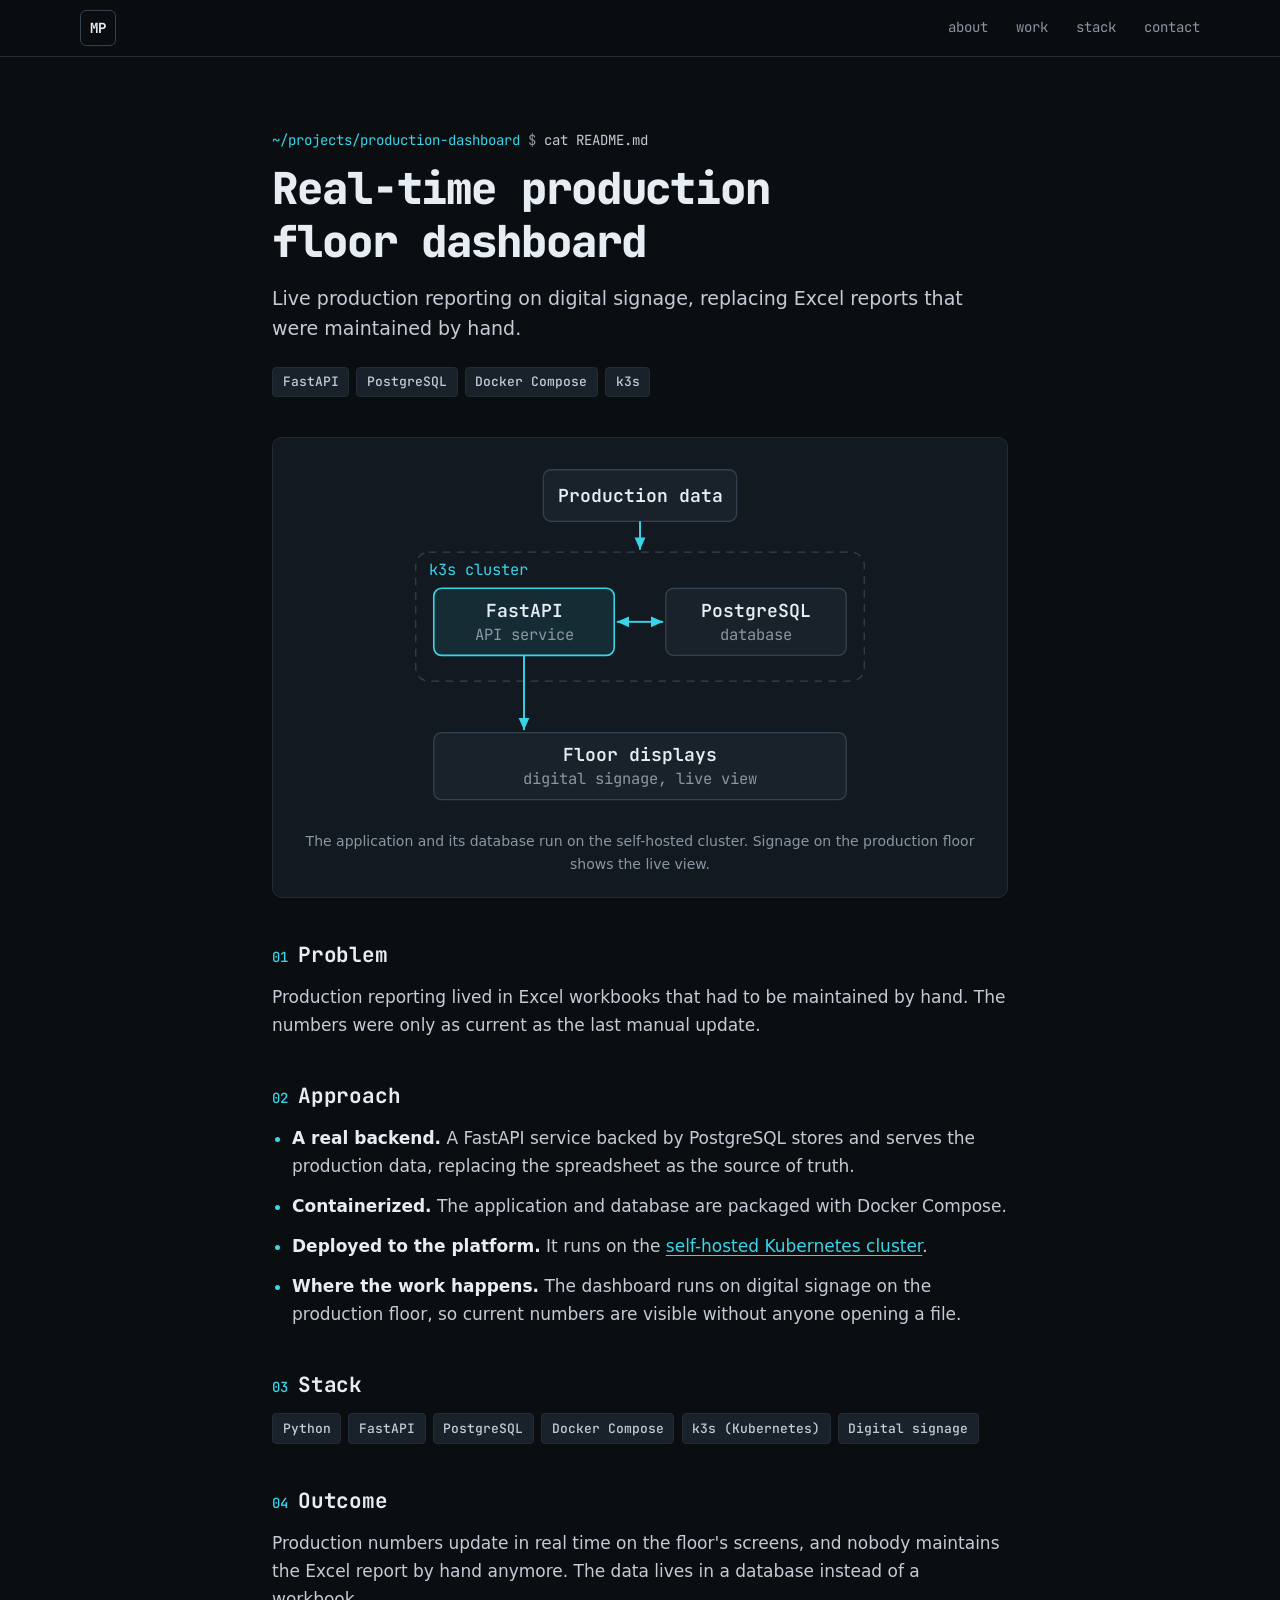
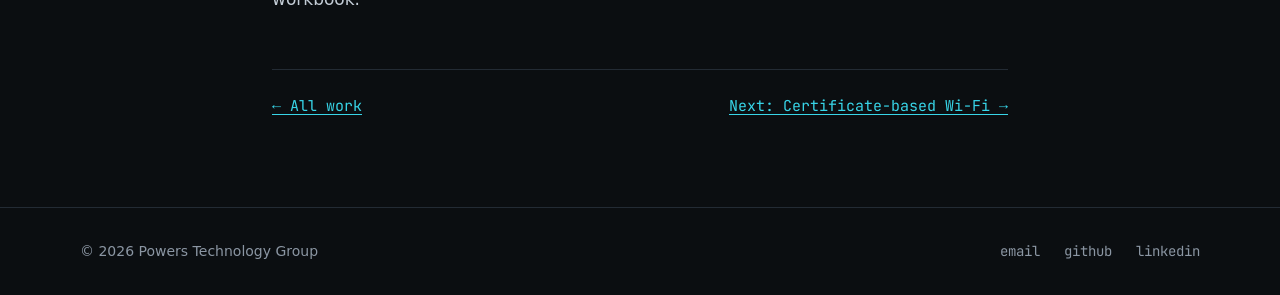
<file: work/production-dashboard.html>
<!doctype html>
<html lang="en">
<head>
  <meta charset="utf-8">
  <meta name="viewport" content="width=device-width, initial-scale=1">
  <meta http-equiv="Content-Security-Policy" content="default-src 'none'; script-src 'self'; style-src 'self'; img-src 'self'; font-src 'self'; base-uri 'none'; form-action 'none'">
  <meta name="referrer" content="strict-origin-when-cross-origin">

  <title>Real-time production floor dashboard | Manuel Powers</title>
  <meta name="description" content="Case study: a FastAPI and PostgreSQL dashboard, deployed to a self-hosted k3s cluster and shown on digital signage, replacing manually maintained Excel reporting.">
  <link rel="canonical" href="https://powers-technology.systems/work/production-dashboard.html">
  <meta name="theme-color" content="#0b0e11">
  <meta name="color-scheme" content="dark">

  <meta property="og:type" content="article">
  <meta property="og:site_name" content="Manuel Powers">
  <meta property="og:title" content="Real-time production floor dashboard">
  <meta property="og:description" content="Live production reporting on digital signage, replacing Excel reports that were maintained by hand.">
  <meta property="og:url" content="https://powers-technology.systems/work/production-dashboard.html">
  <meta property="og:image" content="https://powers-technology.systems/assets/img/og-card.png">
  <meta property="og:image:width" content="1200">
  <meta property="og:image:height" content="630">
  <meta property="og:image:alt" content="Manuel Powers: Systems Administrator, Infrastructure, Security, Automation">
  <meta name="twitter:card" content="summary_large_image">

  <link rel="icon" href="../favicon.svg" type="image/svg+xml">
  <link rel="preload" href="../assets/fonts/jetbrains-mono-latin-var.woff2" as="font" type="font/woff2" crossorigin>
  <link rel="stylesheet" href="../assets/css/site.css">
</head>
<body>
  <a class="skip-link" href="#main">Skip to content</a>

  <header class="site-header">
    <div class="wrap">
      <a class="brand" href="../">MP<span class="visually-hidden">, Manuel Powers, home</span></a>
      <nav class="nav" aria-label="Primary">
        <ul>
          <li><a href="../#about">about</a></li>
          <li><a href="../#work">work</a></li>
          <li><a href="../#stack">stack</a></li>
          <li><a href="../#contact">contact</a></li>
        </ul>
      </nav>
    </div>
  </header>

  <main id="main">
    <article class="wrap case">
      <p class="prompt" aria-hidden="true"><span class="prompt-path">~/projects/production-dashboard</span> <span class="prompt-sym">$</span> cat README.md</p>
      <h1>Real-time production floor dashboard</h1>
      <p class="lede">Live production reporting on digital signage, replacing Excel reports that were maintained by hand.</p>
      <ul class="tags" aria-label="Stack">
        <li>FastAPI</li><li>PostgreSQL</li><li>Docker Compose</li><li>k3s</li>
      </ul>

      <figure class="figure">
        <svg class="dg" viewBox="0 0 360 270" role="img" aria-labelledby="dg-title dg-desc">
          <title id="dg-title">Production dashboard architecture</title>
          <desc id="dg-desc">Production data flows into the k3s cluster, where a FastAPI service and a PostgreSQL database run side by side. The FastAPI service feeds the displays on the production floor.</desc>
          <defs>
            <marker id="arrow-accent" viewBox="0 0 10 10" refX="9" refY="5" markerWidth="7" markerHeight="7" orient="auto">
              <path class="dg-arrowhead-accent" d="M0 1 L9 5 L0 9 z"/>
            </marker>
          </defs>

          <rect class="dg-node" x="105" y="6" width="150" height="40" rx="6"/>
          <text class="dg-label" x="180" y="31" text-anchor="middle">Production data</text>
          <line class="dg-line dg-line-accent" x1="180" y1="46" x2="180" y2="68" marker-end="url(#arrow-accent)"/>

          <!-- Cluster -->
          <rect class="dg-group" x="6" y="70" width="348" height="100" rx="10"/>
          <text class="dg-group-label" x="16" y="88">k3s cluster</text>

          <rect class="dg-node-accent" x="20" y="98" width="140" height="52" rx="6"/>
          <text class="dg-label" x="90" y="120" text-anchor="middle">FastAPI</text>
          <text class="dg-sub" x="90" y="138" text-anchor="middle">API service</text>

          <line class="dg-line dg-line-accent" x1="180" y1="124" x2="162" y2="124" marker-end="url(#arrow-accent)"/>
          <line class="dg-line dg-line-accent" x1="180" y1="124" x2="198" y2="124" marker-end="url(#arrow-accent)"/>

          <rect class="dg-node" x="200" y="98" width="140" height="52" rx="6"/>
          <text class="dg-label" x="270" y="120" text-anchor="middle">PostgreSQL</text>
          <text class="dg-sub" x="270" y="138" text-anchor="middle">database</text>

          <!-- Out to the floor -->
          <line class="dg-line dg-line-accent" x1="90" y1="150" x2="90" y2="208" marker-end="url(#arrow-accent)"/>

          <rect class="dg-node" x="20" y="210" width="320" height="52" rx="6"/>
          <text class="dg-label" x="180" y="232" text-anchor="middle">Floor displays</text>
          <text class="dg-sub" x="180" y="250" text-anchor="middle">digital signage, live view</text>
        </svg>
        <figcaption>The application and its database run on the self-hosted cluster. Signage on the production floor shows the live view.</figcaption>
      </figure>

      <section class="case-section" aria-labelledby="problem">
        <h2 id="problem"><span class="num" aria-hidden="true">01</span>Problem</h2>
        <div class="flow">
          <p>Production reporting lived in Excel workbooks that had to be maintained by hand. The numbers were only as current as the last manual update.</p>
        </div>
      </section>

      <section class="case-section" aria-labelledby="approach">
        <h2 id="approach"><span class="num" aria-hidden="true">02</span>Approach</h2>
        <ul class="points">
          <li><strong>A real backend.</strong> A FastAPI service backed by PostgreSQL stores and serves the production data, replacing the spreadsheet as the source of truth.</li>
          <li><strong>Containerized.</strong> The application and database are packaged with Docker Compose.</li>
          <li><strong>Deployed to the platform.</strong> It runs on the <a href="k3s-platform.html">self-hosted Kubernetes cluster</a>.</li>
          <li><strong>Where the work happens.</strong> The dashboard runs on digital signage on the production floor, so current numbers are visible without anyone opening a file.</li>
        </ul>
      </section>

      <section class="case-section" aria-labelledby="stack">
        <h2 id="stack"><span class="num" aria-hidden="true">03</span>Stack</h2>
        <ul class="tags">
          <li>Python</li><li>FastAPI</li><li>PostgreSQL</li><li>Docker Compose</li><li>k3s (Kubernetes)</li><li>Digital signage</li>
        </ul>
      </section>

      <section class="case-section" aria-labelledby="outcome">
        <h2 id="outcome"><span class="num" aria-hidden="true">04</span>Outcome</h2>
        <div class="flow">
          <p>Production numbers update in real time on the floor's screens, and nobody maintains the Excel report by hand anymore. The data lives in a database instead of a workbook.</p>
        </div>
      </section>

      <nav class="case-nav" aria-label="Case studies">
        <a href="../#work">&larr; All work</a>
        <a href="certificate-wifi.html">Next: Certificate-based Wi-Fi &rarr;</a>
      </nav>
    </article>
  </main>

  <footer class="site-footer">
    <div class="wrap">
      <p>&copy; 2026 Powers Technology Group</p>
      <ul class="footer-links">
        <li><a href="mailto:manuel@powers-technology.systems">email</a></li>
        <li><a href="https://github.com/a-ghost-named-x">github</a></li>
        <li><a href="https://www.linkedin.com/in/manuelp-itconsulting/">linkedin</a></li>
      </ul>
    </div>
  </footer>
</body>
</html>
</file>
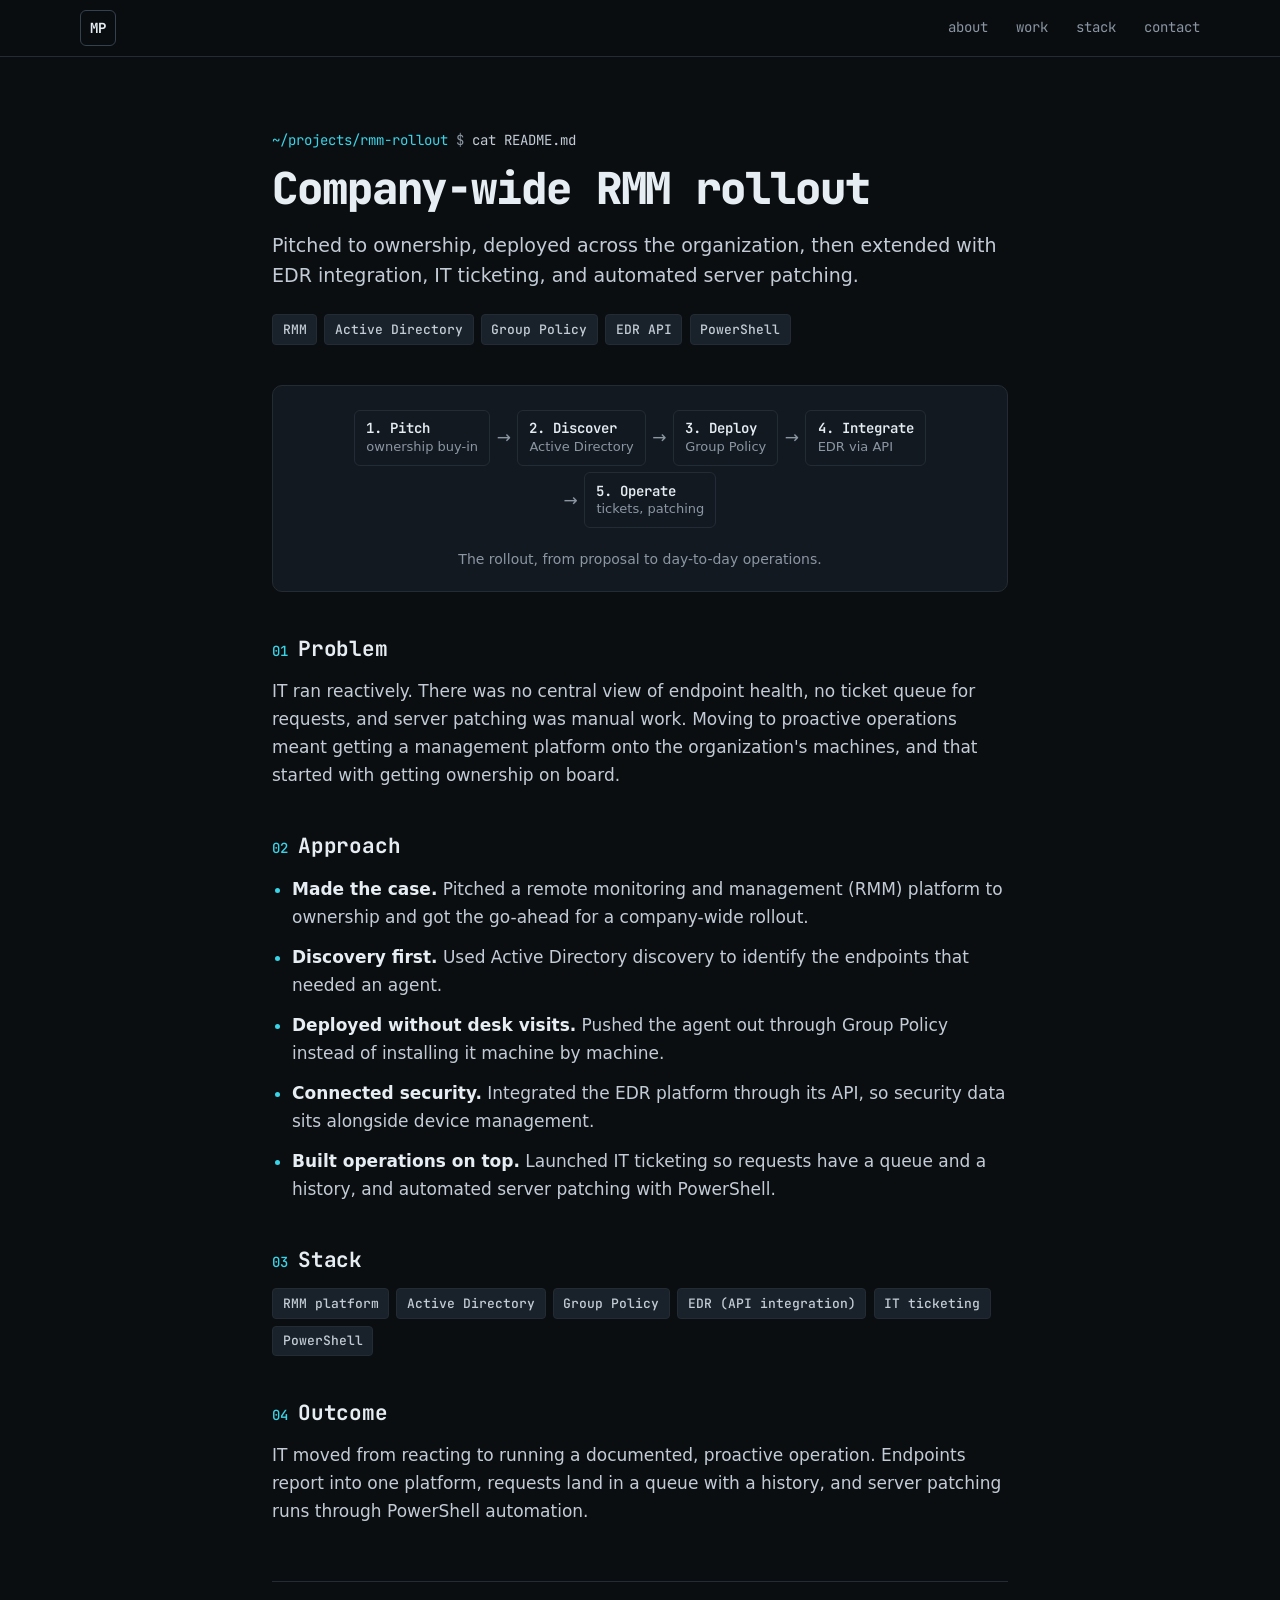
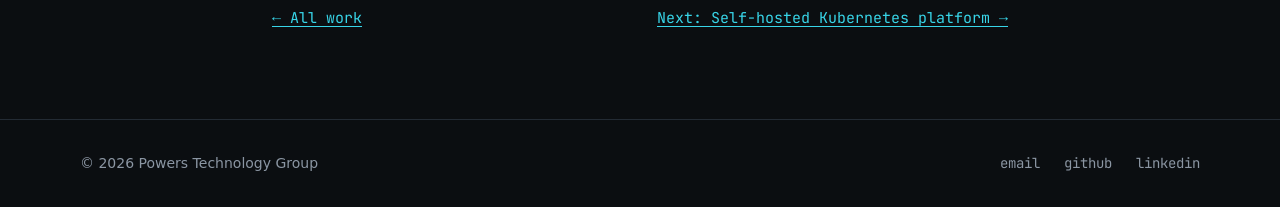
<file: work/rmm-rollout.html>
<!doctype html>
<html lang="en">
<head>
  <meta charset="utf-8">
  <meta name="viewport" content="width=device-width, initial-scale=1">
  <meta http-equiv="Content-Security-Policy" content="default-src 'none'; script-src 'self'; style-src 'self'; img-src 'self'; font-src 'self'; base-uri 'none'; form-action 'none'">
  <meta name="referrer" content="strict-origin-when-cross-origin">

  <title>Company-wide RMM rollout | Manuel Powers</title>
  <meta name="description" content="Case study: pitching, deploying, and extending a remote monitoring and management platform with Active Directory discovery, Group Policy, EDR API integration, IT ticketing, and PowerShell patch automation.">
  <link rel="canonical" href="https://powers-technology.systems/work/rmm-rollout.html">
  <meta name="theme-color" content="#0b0e11">
  <meta name="color-scheme" content="dark">

  <meta property="og:type" content="article">
  <meta property="og:site_name" content="Manuel Powers">
  <meta property="og:title" content="Company-wide RMM rollout">
  <meta property="og:description" content="Pitched to ownership, deployed across the organization, then extended with EDR integration, IT ticketing, and automated server patching.">
  <meta property="og:url" content="https://powers-technology.systems/work/rmm-rollout.html">
  <meta property="og:image" content="https://powers-technology.systems/assets/img/og-card.png">
  <meta property="og:image:width" content="1200">
  <meta property="og:image:height" content="630">
  <meta property="og:image:alt" content="Manuel Powers: Systems Administrator, Infrastructure, Security, Automation">
  <meta name="twitter:card" content="summary_large_image">

  <link rel="icon" href="../favicon.svg" type="image/svg+xml">
  <link rel="preload" href="../assets/fonts/jetbrains-mono-latin-var.woff2" as="font" type="font/woff2" crossorigin>
  <link rel="stylesheet" href="../assets/css/site.css">
</head>
<body>
  <a class="skip-link" href="#main">Skip to content</a>

  <header class="site-header">
    <div class="wrap">
      <a class="brand" href="../">MP<span class="visually-hidden">, Manuel Powers, home</span></a>
      <nav class="nav" aria-label="Primary">
        <ul>
          <li><a href="../#about">about</a></li>
          <li><a href="../#work">work</a></li>
          <li><a href="../#stack">stack</a></li>
          <li><a href="../#contact">contact</a></li>
        </ul>
      </nav>
    </div>
  </header>

  <main id="main">
    <article class="wrap case">
      <p class="prompt" aria-hidden="true"><span class="prompt-path">~/projects/rmm-rollout</span> <span class="prompt-sym">$</span> cat README.md</p>
      <h1>Company-wide RMM rollout</h1>
      <p class="lede">Pitched to ownership, deployed across the organization, then extended with EDR integration, IT ticketing, and automated server patching.</p>
      <ul class="tags" aria-label="Stack">
        <li>RMM</li><li>Active Directory</li><li>Group Policy</li><li>EDR API</li><li>PowerShell</li>
      </ul>

      <figure class="figure">
        <ol class="pipeline" aria-label="Rollout sequence">
          <li><span class="step"><span class="step-name">1. Pitch</span><span class="step-note">ownership buy-in</span></span></li>
          <li><span class="step"><span class="step-name">2. Discover</span><span class="step-note">Active Directory</span></span></li>
          <li><span class="step"><span class="step-name">3. Deploy</span><span class="step-note">Group Policy</span></span></li>
          <li><span class="step"><span class="step-name">4. Integrate</span><span class="step-note">EDR via API</span></span></li>
          <li><span class="step"><span class="step-name">5. Operate</span><span class="step-note">tickets, patching</span></span></li>
        </ol>
        <figcaption>The rollout, from proposal to day-to-day operations.</figcaption>
      </figure>

      <section class="case-section" aria-labelledby="problem">
        <h2 id="problem"><span class="num" aria-hidden="true">01</span>Problem</h2>
        <div class="flow">
          <p>IT ran reactively. There was no central view of endpoint health, no ticket queue for requests, and server patching was manual work. Moving to proactive operations meant getting a management platform onto the organization's machines, and that started with getting ownership on board.</p>
        </div>
      </section>

      <section class="case-section" aria-labelledby="approach">
        <h2 id="approach"><span class="num" aria-hidden="true">02</span>Approach</h2>
        <ul class="points">
          <li><strong>Made the case.</strong> Pitched a remote monitoring and management (RMM) platform to ownership and got the go-ahead for a company-wide rollout.</li>
          <li><strong>Discovery first.</strong> Used Active Directory discovery to identify the endpoints that needed an agent.</li>
          <li><strong>Deployed without desk visits.</strong> Pushed the agent out through Group Policy instead of installing it machine by machine.</li>
          <li><strong>Connected security.</strong> Integrated the EDR platform through its API, so security data sits alongside device management.</li>
          <li><strong>Built operations on top.</strong> Launched IT ticketing so requests have a queue and a history, and automated server patching with PowerShell.</li>
        </ul>
      </section>

      <section class="case-section" aria-labelledby="stack">
        <h2 id="stack"><span class="num" aria-hidden="true">03</span>Stack</h2>
        <ul class="tags">
          <li>RMM platform</li><li>Active Directory</li><li>Group Policy</li><li>EDR (API integration)</li><li>IT ticketing</li><li>PowerShell</li>
        </ul>
      </section>

      <section class="case-section" aria-labelledby="outcome">
        <h2 id="outcome"><span class="num" aria-hidden="true">04</span>Outcome</h2>
        <div class="flow">
          <p>IT moved from reacting to running a documented, proactive operation. Endpoints report into one platform, requests land in a queue with a history, and server patching runs through PowerShell automation.</p>
        </div>
      </section>

      <nav class="case-nav" aria-label="Case studies">
        <a href="../#work">&larr; All work</a>
        <a href="k3s-platform.html">Next: Self-hosted Kubernetes platform &rarr;</a>
      </nav>
    </article>
  </main>

  <footer class="site-footer">
    <div class="wrap">
      <p>&copy; 2026 Powers Technology Group</p>
      <ul class="footer-links">
        <li><a href="mailto:manuel@powers-technology.systems">email</a></li>
        <li><a href="https://github.com/a-ghost-named-x">github</a></li>
        <li><a href="https://www.linkedin.com/in/manuelp-itconsulting/">linkedin</a></li>
      </ul>
    </div>
  </footer>
</body>
</html>
</file>
<file: assets/css/site.css>
/* ==========================================================================
   powers-technology.systems
   One hand-written stylesheet, no preprocessor, no build step.

    1. Fonts            6. Hero              11. Case studies
    2. Tokens           7. Buttons and tags  12. Diagrams
    3. Base             8. Cards             13. 404
    4. Layout           9. Sections          14. Footer
    5. Header          10. Terminal          15. Motion preferences
   ========================================================================== */


/* 1. Fonts
   -------------------------------------------------------------------------- */

/* JetBrains Mono, Latin subset, variable weight. SIL OFL 1.1: see ../fonts/OFL.txt */
@font-face {
  font-family: "JetBrains Mono";
  src: url("../fonts/jetbrains-mono-latin-var.woff2") format("woff2");
  font-weight: 100 800;
  font-style: normal;
  font-display: swap;
}

/* Local fallbacks resized to JetBrains Mono's metrics (0.6em advance,
   1.02em ascent, 0.30em descent) so text doesn't shift when the web font
   swaps in. Consolas ships with Windows, Menlo with macOS. */
@font-face {
  font-family: "JetBrains Mono Fallback";
  src: local("Consolas");
  size-adjust: 109.13%;
  ascent-override: 93.47%;
  descent-override: 27.49%;
  line-gap-override: 0%;
}

@font-face {
  font-family: "JetBrains Mono Fallback Mac";
  src: local("Menlo");
  size-adjust: 99.7%;
  ascent-override: 102.3%;
  descent-override: 30.1%;
  line-gap-override: 0%;
}


/* 2. Tokens
   -------------------------------------------------------------------------- */

:root {
  color-scheme: dark;

  /* Contrast against --bg: text 16.4:1, text-soft 11.9:1, muted 6.4:1, accent 10.9:1 */
  --bg: #0b0e11;
  --bg-deep: #07090b;
  --surface: #131920;
  --surface-raised: #19212a;
  --border: #232b34;
  --border-strong: #34414e;
  --text: #e6edf3;
  --text-soft: #c3ccd6;
  --muted: #8b96a3;
  --accent: #38d5e8;
  --accent-hover: #74e3f0;
  --accent-soft: rgb(56 213 232 / 0.1);
  --accent-line: rgb(56 213 232 / 0.4);
  --error: #ff9b9b;

  --font-mono: "JetBrains Mono", "JetBrains Mono Fallback", "JetBrains Mono Fallback Mac", ui-monospace, monospace;
  --font-sans: system-ui, -apple-system, "Segoe UI", Roboto, "Helvetica Neue", Arial, sans-serif;

  --wrap: 70rem;
  --gutter: 1rem;
  --radius: 10px;
  --radius-sm: 6px;
  --header-h: 3.5rem;
}

@media (min-width: 40rem) {
  :root { --gutter: 1.5rem; }
}


/* 3. Base
   -------------------------------------------------------------------------- */

*,
*::before,
*::after {
  box-sizing: border-box;
}

html {
  -webkit-text-size-adjust: 100%;
  text-size-adjust: 100%;
  scroll-behavior: smooth;
  scroll-padding-top: calc(var(--header-h) + 1rem);
}

body {
  margin: 0;
  background: var(--bg);
  color: var(--text);
  font: 400 1.0625rem/1.65 var(--font-sans);
  -webkit-font-smoothing: antialiased;
  -moz-osx-font-smoothing: grayscale;
}

h1,
h2,
h3 {
  margin: 0;
  font-family: var(--font-mono);
  line-height: 1.2;
  letter-spacing: -0.01em;
  text-wrap: balance;
}

p {
  margin: 0;
}

a {
  color: var(--accent);
  text-decoration-thickness: 1px;
  text-underline-offset: 0.2em;
}

a:hover {
  color: var(--accent-hover);
  text-decoration-thickness: 2px;
}

:focus-visible {
  outline: 2px solid var(--accent);
  outline-offset: 3px;
  border-radius: 2px;
}

::selection {
  background: var(--accent);
  color: var(--bg);
}

code {
  font-family: var(--font-mono);
  font-size: 0.9em;
  color: var(--text);
  background: var(--surface-raised);
  border: 1px solid var(--border);
  border-radius: 4px;
  padding: 0.1em 0.35em;
}

img,
svg {
  display: block;
  max-width: 100%;
  height: auto;
}

.visually-hidden {
  position: absolute;
  width: 1px;
  height: 1px;
  margin: -1px;
  padding: 0;
  overflow: hidden;
  clip-path: inset(50%);
  white-space: nowrap;
  border: 0;
}

.skip-link {
  position: absolute;
  top: -4rem;
  left: var(--gutter);
  z-index: 100;
  padding: 0.6rem 1rem;
  background: var(--accent);
  color: var(--bg);
  font: 600 0.9375rem/1 var(--font-mono);
  text-decoration: none;
  border-radius: var(--radius-sm);
}

.skip-link:focus {
  top: 0.5rem;
}

.skip-link:hover {
  color: var(--bg);
}


/* 4. Layout
   -------------------------------------------------------------------------- */

.wrap {
  width: min(100% - 2 * var(--gutter), var(--wrap));
  margin-inline: auto;
}

.section {
  padding-block: clamp(3.5rem, 8vw, 5.5rem);
  border-top: 1px solid var(--border);
}

.section-head {
  max-width: 44rem;
  margin-bottom: 2rem;
}

.section-head h2 {
  font-size: clamp(1.5rem, 3.6vw, 2rem);
  font-weight: 700;
}

.section-lede {
  margin-top: 0.75rem;
  color: var(--muted);
}

.section-foot {
  margin-top: 1.75rem;
  font-family: var(--font-mono);
  font-size: 0.9375rem;
}

/* Shell-prompt label above each heading, e.g. "~/about $ cat about.md" */
.prompt {
  margin-bottom: 0.65rem;
  font-family: var(--font-mono);
  font-size: 0.875rem;
  color: var(--text-soft);
  overflow-wrap: anywhere;
}

.prompt-path {
  color: var(--accent);
}

.prompt-sym {
  color: var(--muted);
}

.flow > * + * {
  margin-top: 1rem;
}


/* 5. Header
   -------------------------------------------------------------------------- */

.site-header {
  position: sticky;
  top: 0;
  z-index: 50;
  background: rgb(11 14 17 / 0.9);
  border-bottom: 1px solid var(--border);
  -webkit-backdrop-filter: saturate(140%) blur(8px);
  backdrop-filter: saturate(140%) blur(8px);
}

.site-header .wrap {
  display: flex;
  align-items: center;
  justify-content: space-between;
  gap: 1rem;
  height: var(--header-h);
}

.brand {
  display: inline-flex;
  align-items: center;
  justify-content: center;
  flex: none;
  width: 2.25rem;
  height: 2.25rem;
  border: 1px solid var(--border-strong);
  border-radius: var(--radius-sm);
  color: var(--text);
  font: 700 0.875rem/1 var(--font-mono);
  letter-spacing: 0.02em;
  text-decoration: none;
}

.brand:hover {
  border-color: var(--accent);
  color: var(--accent);
}

.nav ul {
  display: flex;
  gap: clamp(0.85rem, 3vw, 1.75rem);
  margin: 0;
  padding: 0;
  list-style: none;
}

.nav a {
  display: inline-block;
  padding-block: 0.5rem;
  color: var(--muted);
  font-family: var(--font-mono);
  font-size: 0.875rem;
  text-decoration: none;
}

.nav a:hover {
  color: var(--text);
}


/* 6. Hero
   -------------------------------------------------------------------------- */

.hero {
  position: relative;
  isolation: isolate;
  overflow: hidden;
  padding-block: clamp(4rem, 12vw, 8rem) clamp(3.5rem, 9vw, 6rem);
}

/* Faint grid, faded out with a mask so it never competes with the text */
.hero::before {
  content: "";
  position: absolute;
  inset: 0;
  z-index: -1;
  background-image:
    linear-gradient(var(--border) 1px, transparent 1px),
    linear-gradient(90deg, var(--border) 1px, transparent 1px);
  background-size: 48px 48px;
  opacity: 0.45;
  -webkit-mask-image: radial-gradient(ellipse 60% 70% at 75% 35%, #000 10%, transparent 70%);
  mask-image: radial-gradient(ellipse 60% 70% at 75% 35%, #000 10%, transparent 70%);
}

.hero h1 {
  font-size: clamp(2.5rem, 9vw, 4.5rem);
  font-weight: 800;
  letter-spacing: -0.035em;
}

.tagline {
  margin-top: 1rem;
  color: var(--text-soft);
  font-family: var(--font-mono);
  font-size: clamp(0.875rem, 2.3vw, 1.0625rem);
}

/* Each item carries its own separator so lines only break between items */
.tagline span {
  white-space: nowrap;
}

/* Left margin only: the space between spans supplies the right-hand gap */
.tagline span:not(:last-child)::after {
  content: "|";
  content: "|" / "";
  margin-left: 0.6em;
  color: var(--accent);
}

.hero-statement {
  max-width: 36rem;
  margin-top: 1.5rem;
  font-size: clamp(1.125rem, 2.7vw, 1.375rem);
  line-height: 1.5;
}

.actions {
  display: flex;
  flex-wrap: wrap;
  gap: 0.75rem;
  margin-top: 2.25rem;
}

/* Blinking block cursor. Stops (and stays visible) under reduced motion. */
.cursor {
  display: inline-block;
  width: 0.6em;
  height: 1.15em;
  margin-left: 0.2em;
  vertical-align: -0.2em;
  background: var(--accent);
  animation: blink 1.1s steps(1, end) infinite;
}

@keyframes blink {
  50% { opacity: 0; }
}


/* 7. Buttons and tags
   -------------------------------------------------------------------------- */

.btn {
  display: inline-flex;
  align-items: center;
  justify-content: center;
  min-height: 2.75rem;
  padding: 0.6rem 1.15rem;
  border: 1px solid var(--accent-line);
  border-radius: var(--radius-sm);
  background: transparent;
  color: var(--accent);
  font: 500 0.9375rem/1 var(--font-mono);
  text-decoration: none;
  transition: background-color 0.15s, border-color 0.15s, color 0.15s;
}

.btn:hover {
  border-color: var(--accent);
  background: var(--accent-soft);
  color: var(--accent);
}

.btn-primary {
  border-color: var(--accent);
  background: var(--accent);
  color: var(--bg);
  font-weight: 600;
}

.btn-primary:hover {
  border-color: var(--accent-hover);
  background: var(--accent-hover);
  color: var(--bg);
}

.tags {
  display: flex;
  flex-wrap: wrap;
  gap: 0.45rem;
  margin: 0;
  padding: 0;
  list-style: none;
}

.tags li {
  padding: 0.4rem 0.6rem;
  border: 1px solid var(--border);
  border-radius: 4px;
  background: var(--surface-raised);
  color: var(--text-soft);
  font: 500 0.8125rem/1.2 var(--font-mono);
}


/* 8. Cards
   -------------------------------------------------------------------------- */

.card-grid {
  display: grid;
  grid-template-columns: repeat(auto-fill, minmax(min(100%, 26rem), 1fr));
  gap: 1.25rem;
  margin: 0;
  padding: 0;
  list-style: none;
}

.card {
  position: relative;
  display: flex;
  flex-direction: column;
  gap: 0.9rem;
  height: 100%;
  padding: 1.5rem;
  border: 1px solid var(--border);
  border-radius: var(--radius);
  background: var(--surface);
  transition: border-color 0.15s;
}

.card:hover {
  border-color: var(--accent-line);
}

.card-kicker {
  color: var(--muted);
  font-family: var(--font-mono);
  font-size: 0.8125rem;
}

.card h3 {
  font-size: 1.1875rem;
  font-weight: 700;
}

.card h3 a {
  color: var(--text);
  text-decoration: none;
}

/* Stretch the title link over the whole card */
.card h3 a::after {
  content: "";
  position: absolute;
  inset: 0;
  border-radius: inherit;
}

.card h3 a:focus-visible {
  outline: none;
}

.card:has(h3 a:focus-visible) {
  outline: 2px solid var(--accent);
  outline-offset: 3px;
}

.card-summary {
  color: var(--text-soft);
}

.card-more {
  margin-top: auto;
  padding-top: 0.25rem;
  color: var(--accent);
  font-family: var(--font-mono);
  font-size: 0.875rem;
}

.card:hover .card-more {
  color: var(--accent-hover);
}

/* Repository cards */
.repo-grid {
  display: grid;
  grid-template-columns: repeat(auto-fill, minmax(min(100%, 19rem), 1fr));
  gap: 1.25rem;
  margin: 0;
  padding: 0;
  list-style: none;
}

.repo h3 {
  font-size: 1.0625rem;
}

.repo-lang {
  display: flex;
  align-items: center;
  gap: 0.5rem;
  margin-top: auto;
  color: var(--muted);
  font-family: var(--font-mono);
  font-size: 0.8125rem;
}

.repo-lang::before {
  content: "";
  width: 0.65rem;
  height: 0.65rem;
  border-radius: 50%;
  background: #3572a5; /* GitHub's Python color */
}


/* 9. Sections
   -------------------------------------------------------------------------- */

/* About: single column until a headshot is added, then two columns */
.about {
  display: grid;
  gap: 2rem;
  align-items: start;
}

.about-text {
  max-width: 44rem;
  color: var(--text-soft);
  font-size: 1.125rem;
}

.headshot {
  width: 100%;
  max-width: 13rem;
  aspect-ratio: 1;
  object-fit: cover;
  border: 1px solid var(--border-strong);
  border-radius: var(--radius);
  background: var(--surface);
}

@media (min-width: 48rem) {
  .about:has(.headshot) {
    grid-template-columns: 13rem minmax(0, 1fr);
    gap: 3rem;
  }
}

/* Tech stack */
.stack-grid {
  display: grid;
  grid-template-columns: repeat(auto-fill, minmax(min(100%, 20rem), 1fr));
  gap: 2rem 2.5rem;
}

.stack-group h3 {
  margin-bottom: 0.8rem;
  color: var(--text);
  font-size: 0.9375rem;
  font-weight: 600;
}

/* Certifications */
.cert-list {
  display: flex;
  flex-wrap: wrap;
  gap: 0.75rem;
  margin: 0;
  padding: 0;
  list-style: none;
}

.cert-list li {
  display: flex;
  align-items: center;
  gap: 0.6rem;
  padding: 0.65rem 0.95rem;
  border: 1px solid var(--accent-line);
  border-radius: var(--radius-sm);
  background: var(--accent-soft);
  font: 500 0.875rem/1.3 var(--font-mono);
}

.cert-list li::before {
  content: "";
  flex: none;
  width: 0.5rem;
  height: 0.5rem;
  border-radius: 50%;
  background: var(--accent);
}

/* How this site works */
.meta-grid {
  display: grid;
  gap: 2.5rem;
}

@media (min-width: 60rem) {
  .meta-grid {
    grid-template-columns: minmax(0, 1fr) minmax(0, 1.1fr);
    gap: 3.5rem;
  }
}

.meta-text {
  color: var(--text-soft);
}

.pipeline-block + .pipeline-block {
  margin-top: 1.75rem;
}

.pipeline-block h3 {
  margin-bottom: 0.75rem;
  color: var(--muted);
  font-size: 0.8125rem;
  font-weight: 500;
  letter-spacing: 0.04em;
  text-transform: uppercase;
}

/* Pipeline: an ordered list drawn as a flow. Row on wide screens, column on phones. */
.pipeline {
  display: flex;
  flex-wrap: wrap;
  align-items: center;
  gap: 0.4rem;
  margin: 0;
  padding: 0;
  list-style: none;
}

.pipeline li {
  display: flex;
  align-items: center;
  gap: 0.4rem;
}

.pipeline li + li::before {
  content: "\2192";
  content: "\2192" / "";
  color: var(--muted);
  font-family: var(--font-sans);
}

.step {
  display: flex;
  flex-direction: column;
  padding: 0.55rem 0.7rem;
  border: 1px solid var(--border);
  border-radius: var(--radius-sm);
  background: var(--surface);
}

.step-name {
  color: var(--text);
  font: 600 0.875rem/1.3 var(--font-mono);
}

.step-note {
  color: var(--muted);
  font-size: 0.8125rem;
  line-height: 1.4;
}

@media (max-width: 40rem) {
  .pipeline {
    gap: 0.25rem;
  }

  .pipeline,
  .pipeline li {
    flex-direction: column;
    align-items: stretch;
  }

  .pipeline li {
    gap: 0.25rem;
  }

  .pipeline li + li::before {
    content: "\2193";
    content: "\2193" / "";
    align-self: center;
  }
}

/* Contact */
.contact-list {
  max-width: 40rem;
  margin: 0;
  font-family: var(--font-mono);
}

.contact-list div {
  display: grid;
  gap: 0.25rem;
  padding-block: 0.9rem;
  border-bottom: 1px dashed var(--border-strong);
}

.contact-list div:first-child {
  border-top: 1px dashed var(--border-strong);
}

.contact-list dt {
  color: var(--muted);
  font-size: 0.875rem;
}

.contact-list dd {
  margin: 0;
  overflow-wrap: anywhere;
}

@media (min-width: 36rem) {
  .contact-list div {
    grid-template-columns: 7rem minmax(0, 1fr);
    align-items: baseline;
    gap: 1rem;
  }
}


/* 10. Terminal
   -------------------------------------------------------------------------- */

.term {
  max-width: 52rem;
  overflow: hidden;
  border: 1px solid var(--border-strong);
  border-radius: var(--radius);
  background: var(--bg-deep);
  font-family: var(--font-mono);
  font-size: 0.875rem;
  box-shadow: 0 24px 60px -24px rgb(0 0 0 / 0.7);
}

.term-bar {
  display: flex;
  align-items: center;
  gap: 0.45rem;
  padding: 0.65rem 0.9rem;
  border-bottom: 1px solid var(--border);
  background: var(--surface);
}

.term-dot {
  width: 0.7rem;
  height: 0.7rem;
  border-radius: 50%;
  background: var(--border-strong);
}

.term-title {
  margin-left: 0.5rem;
  color: var(--muted);
  font-size: 0.8125rem;
}

.term-log {
  height: clamp(15rem, 45vh, 21rem);
  padding: 1rem;
  overflow-y: auto;
  overscroll-behavior: contain;
  line-height: 1.6;
}

.term-log p {
  white-space: pre-wrap;
  overflow-wrap: anywhere;
}

.t-echo {
  margin-top: 0.85rem;
  color: var(--text);
}

.t-echo:first-child {
  margin-top: 0;
}

.t-ps1 {
  color: var(--accent);
}

.t-out {
  color: var(--text-soft);
}

.t-head {
  margin-top: 0.5rem;
  color: var(--text);
  font-weight: 700;
}

.t-muted {
  color: var(--muted);
}

/* Indent via padding so wrapped lines keep the indent */
.t-indent {
  padding-left: 2ch;
}

.t-err {
  color: var(--error);
}

.term-form {
  display: flex;
  align-items: center;
  gap: 0.6rem;
  padding: 0.7rem 1rem;
  border-top: 1px solid var(--border);
}

.term-form:focus-within {
  outline: 2px solid var(--accent);
  outline-offset: -2px;
}

.term-input {
  flex: 1;
  min-width: 0;
  padding: 0.2rem 0;
  border: 0;
  background: transparent;
  color: var(--text);
  caret-color: var(--accent);
  font: 400 1rem/1.4 var(--font-mono); /* 16px stops iOS zooming on focus */
}

.term-input:focus {
  outline: none;
}

.term-input::placeholder {
  color: var(--muted);
}

.term-chips {
  display: flex;
  flex-wrap: wrap;
  gap: 0.5rem;
  max-width: 52rem;
  margin: 1rem 0 0;
  padding: 0;
  list-style: none;
}

.chip {
  min-height: 2.25rem;
  padding: 0.4rem 0.85rem;
  border: 1px solid var(--border-strong);
  border-radius: 999px;
  background: var(--surface);
  color: var(--text-soft);
  font: 500 0.8125rem/1 var(--font-mono);
  cursor: pointer;
}

.chip:hover {
  border-color: var(--accent);
  color: var(--accent);
}

.chip:disabled {
  opacity: 0.55;
  cursor: not-allowed;
}


/* 11. Case studies
   -------------------------------------------------------------------------- */

.case {
  max-width: 46rem;
  margin-inline: auto;
  padding-block: clamp(2.5rem, 7vw, 4.5rem) clamp(3.5rem, 9vw, 5.5rem);
}

.case h1 {
  font-size: clamp(1.875rem, 6vw, 2.75rem);
  font-weight: 800;
  letter-spacing: -0.025em;
}

.lede {
  margin-top: 1rem;
  color: var(--text-soft);
  font-size: 1.1875rem;
  line-height: 1.55;
}

.case > .tags {
  margin-top: 1.5rem;
}

.case-section {
  margin-top: 2.75rem;
}

.case-section h2 {
  display: flex;
  align-items: baseline;
  gap: 0.65rem;
  margin-bottom: 1rem;
  font-size: 1.3125rem;
  font-weight: 700;
}

.case-section h2 .num {
  color: var(--accent);
  font-size: 0.875rem;
  font-weight: 500;
}

.case-section p,
.case-section li {
  color: var(--text-soft);
}

.points {
  margin: 0;
  padding-left: 1.25rem;
}

.points li + li {
  margin-top: 0.75rem;
}

.points li::marker {
  color: var(--accent);
}

.points strong {
  color: var(--text);
  font-weight: 600;
}

.case-section .pipeline {
  margin-top: 1.5rem;
}

.case-nav {
  display: flex;
  flex-wrap: wrap;
  justify-content: space-between;
  gap: 1rem 2rem;
  margin-top: 3.5rem;
  padding-top: 1.5rem;
  border-top: 1px solid var(--border);
  font-family: var(--font-mono);
  font-size: 0.9375rem;
}


/* 12. Diagrams (inline SVG, styled from here so the CSP needs no inline styles)
   -------------------------------------------------------------------------- */

.figure {
  margin: 2.5rem 0 0;
  padding: 1.5rem 1rem 1.25rem;
  border: 1px solid var(--border);
  border-radius: var(--radius);
  background: var(--surface);
}

.figure svg {
  width: 100%;
  max-width: 29rem;
  margin-inline: auto;
}

/* Give diagrams every pixel on phones */
@media (max-width: 30rem) {
  .figure {
    padding-inline: 0.25rem;
  }
}

.figure .pipeline {
  justify-content: center;
}

.figure figcaption {
  margin-top: 1.25rem;
  color: var(--muted);
  font-size: 0.875rem;
  text-align: center;
}

.dg {
  font-family: var(--font-mono);
}

.dg-node {
  fill: var(--surface-raised);
  stroke: var(--border-strong);
  stroke-width: 1;
}

.dg-node-accent {
  fill: var(--accent-soft);
  stroke: var(--accent);
  stroke-width: 1.25;
}

.dg-group {
  fill: none;
  stroke: var(--border-strong);
  stroke-width: 1;
  stroke-dasharray: 6 5;
}

.dg-label {
  fill: var(--text);
  font-size: 14px;
  font-weight: 600;
}

.dg-sub {
  fill: var(--muted);
  font-size: 12px;
}

.dg-edge {
  fill: var(--muted);
  font-size: 11px;
}

.dg-group-label {
  fill: var(--accent);
  font-size: 12px;
}

.dg-line {
  fill: none;
  stroke: var(--muted);
  stroke-width: 1.5;
}

.dg-line-accent {
  stroke: var(--accent);
}

.dg-dash {
  stroke-dasharray: 4 4;
}

.dg-arrowhead {
  fill: var(--muted);
}

.dg-arrowhead-accent {
  fill: var(--accent);
}


/* 13. 404
   -------------------------------------------------------------------------- */

.notfound {
  max-width: 46rem;
  margin-inline: auto;
  padding-block: clamp(3rem, 10vw, 6rem);
}

.notfound h1 {
  font-size: clamp(2rem, 7vw, 3rem);
  font-weight: 800;
}

.notfound .term {
  margin-top: 2rem;
}

.notfound .term-log {
  height: auto;
}

.notfound .actions {
  margin-top: 2rem;
}

.ls-links {
  display: flex;
  flex-wrap: wrap;
  gap: 0.25rem 1.5rem;
}


/* 14. Footer
   -------------------------------------------------------------------------- */

.site-footer {
  padding-block: 2rem;
  border-top: 1px solid var(--border);
  color: var(--muted);
  font-size: 0.875rem;
}

.site-footer .wrap {
  display: flex;
  flex-wrap: wrap;
  align-items: center;
  justify-content: space-between;
  gap: 1rem 2rem;
}

.footer-links {
  display: flex;
  flex-wrap: wrap;
  gap: 0.5rem 1.5rem;
  margin: 0;
  padding: 0;
  list-style: none;
  font-family: var(--font-mono);
}

.footer-links a {
  color: var(--muted);
  text-decoration: none;
}

.footer-links a:hover {
  color: var(--text);
  text-decoration: underline;
}


/* 15. Motion preferences
   -------------------------------------------------------------------------- */

@media (prefers-reduced-motion: reduce) {
  html {
    scroll-behavior: auto;
  }

  *,
  *::before,
  *::after {
    animation-duration: 0.01ms !important;
    animation-iteration-count: 1 !important;
    transition-duration: 0.01ms !important;
  }

  .cursor {
    animation: none;
  }
}
</file>
<file: tools/og-card.css>
/* Styles for tools/og-card.html, the source of the 1200x630 social card. */

@font-face {
  font-family: "JetBrains Mono";
  src: url("../assets/fonts/jetbrains-mono-latin-var.woff2") format("woff2");
  font-weight: 100 800;
}

html,
body {
  margin: 0;
  width: 1200px;
  height: 630px;
  overflow: hidden;
  background: #0b0e11;
}

.card {
  position: relative;
  box-sizing: border-box;
  width: 1200px;
  height: 630px;
  padding: 112px 96px 0;
  color: #e6edf3;
  font-family: "JetBrains Mono", monospace;
  border-bottom: 10px solid #38d5e8;
}

/* Same faint grid as the site's hero */
.card::before {
  content: "";
  position: absolute;
  inset: 0;
  background-image:
    linear-gradient(#232b34 1px, transparent 1px),
    linear-gradient(90deg, #232b34 1px, transparent 1px);
  background-size: 48px 48px;
  opacity: 0.55;
  mask-image: radial-gradient(ellipse 60% 80% at 85% 30%, #000 10%, transparent 70%);
}

.card > * {
  position: relative;
  margin: 0;
}

.prompt {
  font-size: 30px;
  color: #c3ccd6;
}

.path {
  color: #38d5e8;
}

.sym {
  color: #8b96a3;
}

.cursor {
  display: inline-block;
  width: 18px;
  height: 34px;
  margin-left: 6px;
  vertical-align: -6px;
  background: #38d5e8;
}

h1 {
  margin-top: 28px;
  font-size: 104px;
  font-weight: 800;
  line-height: 1;
  letter-spacing: -0.035em;
}

.tagline {
  margin-top: 36px;
  font-size: 25px;
  white-space: nowrap;
  color: #c3ccd6;
}

.tagline span:not(:last-child)::after {
  content: "|";
  margin-left: 0.6em;
  color: #38d5e8;
}

.domain {
  position: absolute;
  left: 96px;
  bottom: 72px;
  font-size: 28px;
  color: #8b96a3;
}

.mark {
  position: absolute;
  right: 96px;
  bottom: 60px;
  display: grid;
  place-items: center;
  width: 84px;
  height: 84px;
  border: 2px solid #34414e;
  border-radius: 14px;
  font-size: 32px;
  font-weight: 700;
  color: #38d5e8;
}
</file>
